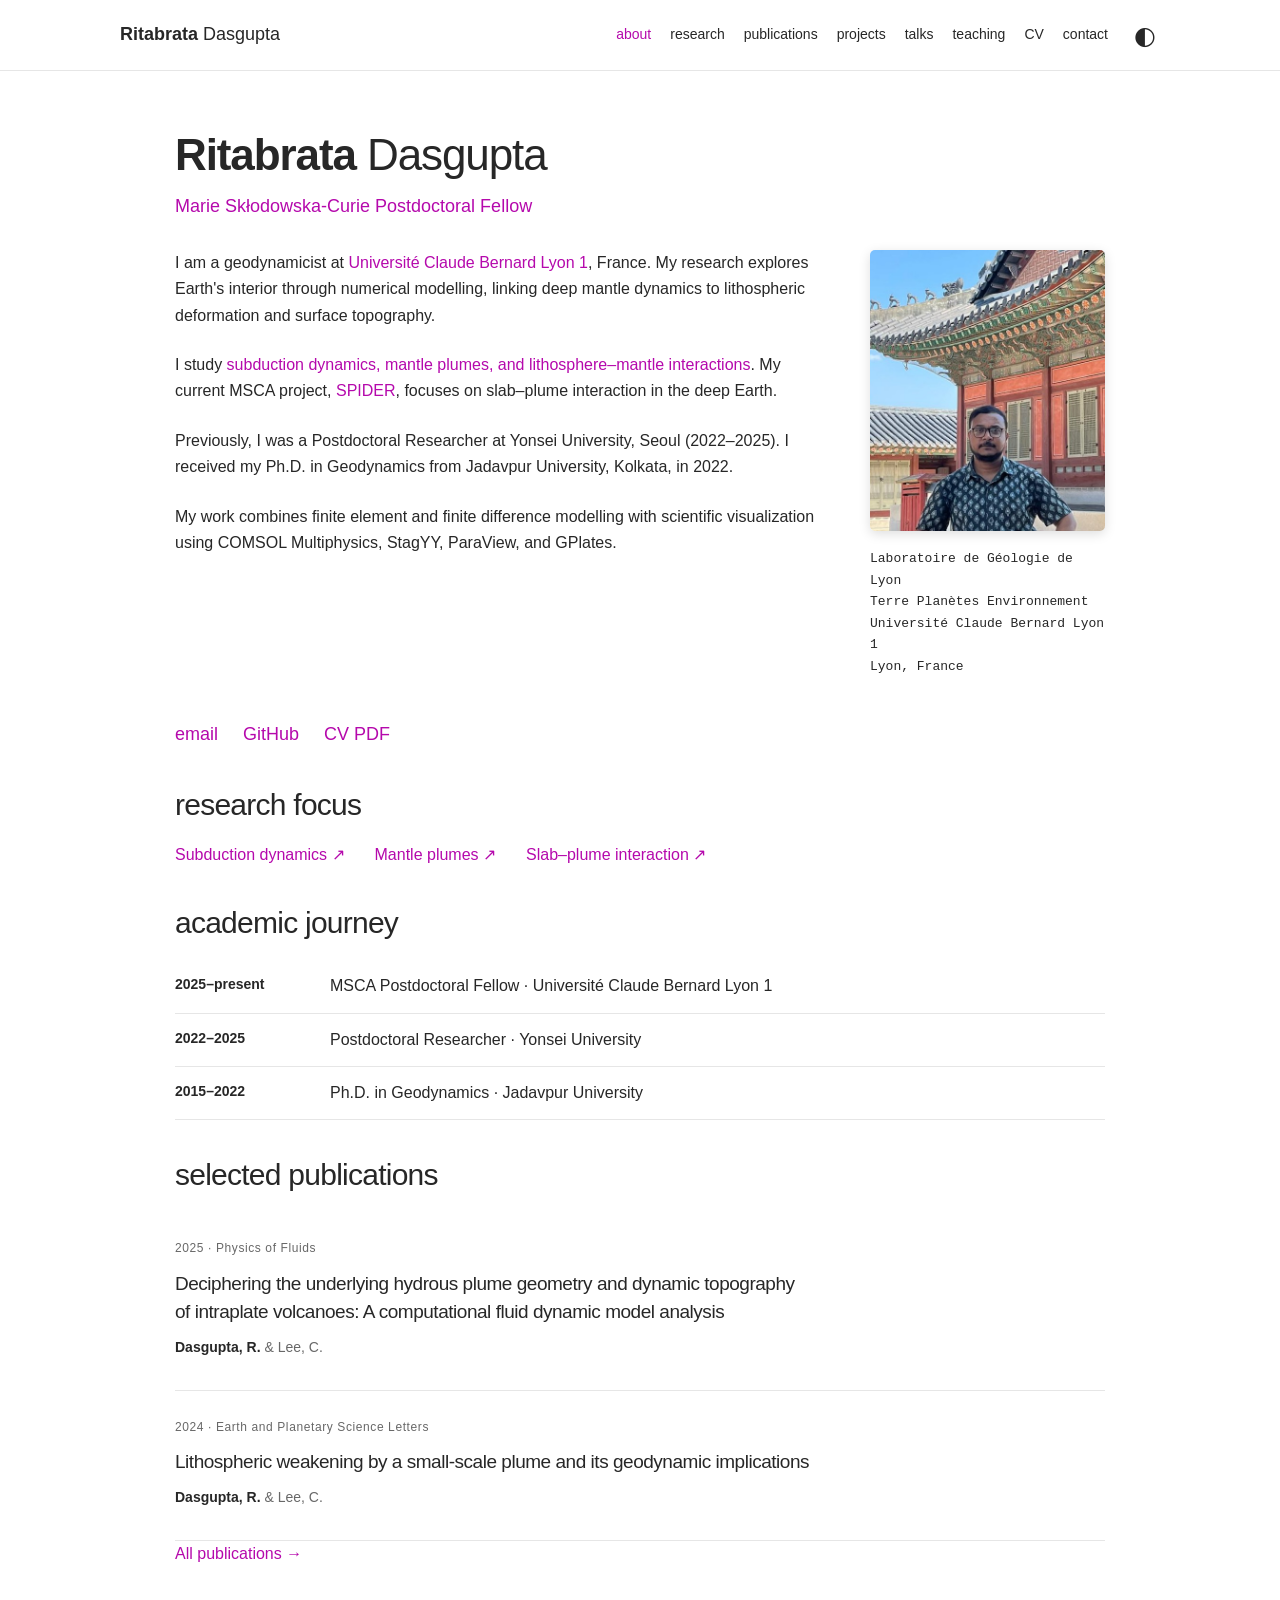
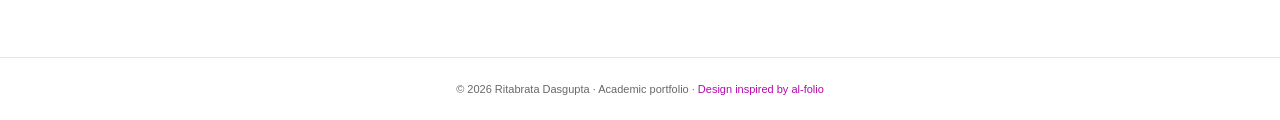
<file: index.html>
<!doctype html>
<html lang="en">
  <head>
    <meta charset="utf-8" />
    <meta name="viewport" content="width=device-width,initial-scale=1" />
    <meta
      name="description"
      content="Ritabrata Dasgupta — Geodynamics and Solid Earth Geophysics"
    />
    <title>About | Ritabrata Dasgupta</title>
    <link rel="stylesheet" href="style.css?v=autofit-2" />
    <script>
      try {
        if (localStorage.getItem("rd-theme") === "dark")
          document.documentElement.dataset.theme = "dark";
      } catch (e) {}
    </script>
  </head>
  <body>
    <a href="#main" class="skip-link">Skip to content</a>
    <header>
      <div class="nav-wrap">
        <a class="brand" href="index.html"
          ><strong>Ritabrata</strong> Dasgupta</a
        ><button
          class="menu"
          aria-expanded="false"
          aria-controls="nav"
          aria-label="Toggle navigation"
        >
          ☰
        </button>
        <nav id="nav">
          <a href="index.html" aria-current="page" class="active">about</a
          ><a href="research.html">research</a
          ><a href="publications.html">publications</a
          ><a href="projects.html">projects</a
          ><a href="presentations.html">talks</a
          ><a href="teaching.html">teaching</a><a href="cv.html">CV</a
          ><a href="contact.html">contact</a>
        </nav>
        <button
          id="theme-toggle"
          aria-label="Toggle dark mode"
          aria-pressed="false"
        >
          ◐
        </button>
      </div>
    </header>
    <main id="main">
      <h1><strong>Ritabrata</strong> Dasgupta</h1>
      <p class="subtitle">Marie Skłodowska-Curie Postdoctoral Fellow</p>
      <div class="bio-layout">
        <div class="bio">
          <p>
            I am a geodynamicist at
            <a href="contact.html">Université Claude Bernard Lyon 1</a>, France.
            My research explores Earth's interior through numerical modelling,
            linking deep mantle dynamics to lithospheric deformation and surface
            topography.
          </p>
          <p>
            I study
            <a href="research.html"
              >subduction dynamics, mantle plumes, and lithosphere–mantle
              interactions</a
            >. My current MSCA project, <a href="projects.html">SPIDER</a>,
            focuses on slab–plume interaction in the deep Earth.
          </p>
          <p>
            Previously, I was a Postdoctoral Researcher at Yonsei University,
            Seoul (2022–2025). I received my Ph.D. in Geodynamics from Jadavpur
            University, Kolkata, in 2022.
          </p>
          <p>
            My work combines finite element and finite difference modelling with
            scientific visualization using COMSOL Multiphysics, StagYY,
            ParaView, and GPlates.
          </p>
        </div>
        <aside class="profile">
          <img class="profile-photo" src="ritabrata-profile.jpg" alt="Ritabrata Dasgupta" width="494" height="592" fetchpriority="high" />
          <p>
            Laboratoire de Géologie de Lyon<br />Terre Planètes Environnement<br />Université
            Claude Bernard Lyon 1<br />Lyon, France
          </p>
        </aside>
      </div>
      <div class="socials">
        <a href="mailto:ritabrata.dasgupta5@gmail.com">email</a
        ><a href="https://github.com/ritabrata-geodynamics">GitHub</a
        ><a href="Ritabrata_Dasgupta_CV.pdf">CV PDF</a>
      </div>
      <section>
        <h2>research focus</h2>
        <div class="focus-links">
          <a href="subduction.html">Subduction dynamics ↗</a
          ><a href="plume-lithosphere.html">Mantle plumes ↗</a
          ><a href="spider.html">Slab–plume interaction ↗</a>
        </div>
      </section>
      <section>
        <h2>academic journey</h2>
        <div class="journey">
          <p>
            <strong>2025–present</strong
            ><span
              >MSCA Postdoctoral Fellow · Université Claude Bernard Lyon 1</span
            >
          </p>
          <p>
            <strong>2022–2025</strong
            ><span>Postdoctoral Researcher · Yonsei University</span>
          </p>
          <p>
            <strong>2015–2022</strong
            ><span>Ph.D. in Geodynamics · Jadavpur University</span>
          </p>
        </div>
      </section>
      <section>
        <h2>selected publications</h2>
        <article class="publication">
          <span>2025 · Physics of Fluids</span>
          <h3>
            Deciphering the underlying hydrous plume geometry and dynamic
            topography of intraplate volcanoes: A computational fluid dynamic
            model analysis
          </h3>
          <p><strong>Dasgupta, R.</strong> &amp; Lee, C.</p>
        </article>
        <article class="publication">
          <span>2024 · Earth and Planetary Science Letters</span>
          <h3>
            Lithospheric weakening by a small-scale plume and its geodynamic
            implications
          </h3>
          <p><strong>Dasgupta, R.</strong> &amp; Lee, C.</p>
        </article>
        <p><a href="publications.html">All publications →</a></p>
      </section>
    </main>
    <footer>
      © 2026 Ritabrata Dasgupta · Academic portfolio ·
      <a href="https://github.com/alshedivat/al-folio"
        >Design inspired by al-folio</a
      >
    </footer>
    <button class="back-top" aria-label="Back to top" hidden>↑</button>
    <script src="script.js?v=autofit-2"></script>
  </body>
</html>
</file>
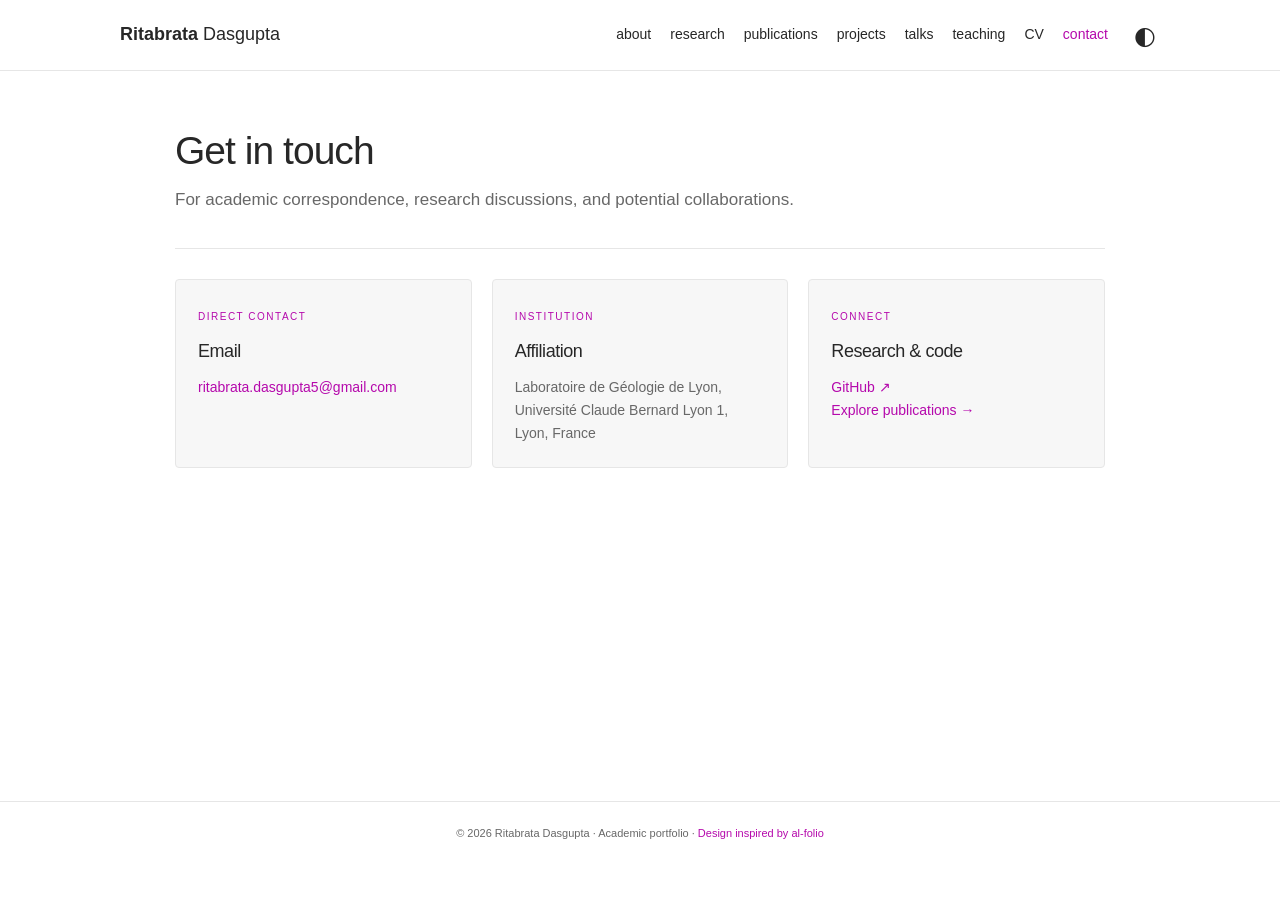
<file: contact.html>
<!doctype html>
<html lang="en">
  <head>
    <meta charset="utf-8" />
    <meta name="viewport" content="width=device-width,initial-scale=1" />
    <meta
      name="description"
      content="Ritabrata Dasgupta — Geodynamics and Solid Earth Geophysics"
    />
    <title>Contact | Ritabrata Dasgupta</title>
    <link rel="stylesheet" href="style.css?v=autofit-2" />
    <script>
      try {
        if (localStorage.getItem("rd-theme") === "dark")
          document.documentElement.dataset.theme = "dark";
      } catch (e) {}
    </script>
  </head>
  <body>
    <a href="#main" class="skip-link">Skip to content</a>
    <header>
      <div class="nav-wrap">
        <a class="brand" href="index.html"
          ><strong>Ritabrata</strong> Dasgupta</a
        ><button
          class="menu"
          aria-expanded="false"
          aria-controls="nav"
          aria-label="Toggle navigation"
        >
          ☰
        </button>
        <nav id="nav">
          <a href="index.html">about</a><a href="research.html">research</a
          ><a href="publications.html">publications</a
          ><a href="projects.html">projects</a
          ><a href="presentations.html">talks</a
          ><a href="teaching.html">teaching</a><a href="cv.html">CV</a
          ><a href="contact.html" aria-current="page" class="active">contact</a>
        </nav>
        <button
          id="theme-toggle"
          aria-label="Toggle dark mode"
          aria-pressed="false"
        >
          ◐
        </button>
      </div>
    </header>
    <main id="main">
      <section class="page-hero shell">
        <span class="eyebrow">CONTACT</span>
        <h1>Get in touch</h1>
        <p class="lede">
          For academic correspondence, research discussions, and potential
          collaborations.
        </p>
      </section>
      <section class="shell section">
        <div class="cards">
          <article class="card">
            <span class="eyebrow">DIRECT CONTACT</span>
            <h3>Email</h3>
            <p>
              <a href="mailto:ritabrata.dasgupta5@gmail.com"
                >ritabrata.dasgupta5@gmail.com</a
              >
            </p>
          </article>
          <article class="card">
            <span class="eyebrow">INSTITUTION</span>
            <h3>Affiliation</h3>
            <p>
              Laboratoire de Géologie de Lyon, Université Claude Bernard Lyon 1,
              Lyon, France
            </p>
          </article>
          <article class="card">
            <span class="eyebrow">CONNECT</span>
            <h3>Research &amp; code</h3>
            <p>
              <a
                href="https://github.com/ritabrata-geodynamics"
                target="_blank"
                rel="noopener noreferrer"
                >GitHub ↗</a
              >
            </p>
            <p><a href="publications.html">Explore publications →</a></p>
          </article>
        </div>
      </section>
    </main>
    <footer>
      © 2026 Ritabrata Dasgupta · Academic portfolio ·
      <a href="https://github.com/alshedivat/al-folio"
        >Design inspired by al-folio</a
      >
    </footer>
    <button class="back-top" aria-label="Back to top" hidden>↑</button>
    <script src="script.js?v=autofit-2"></script>
  </body>
</html>
</file>
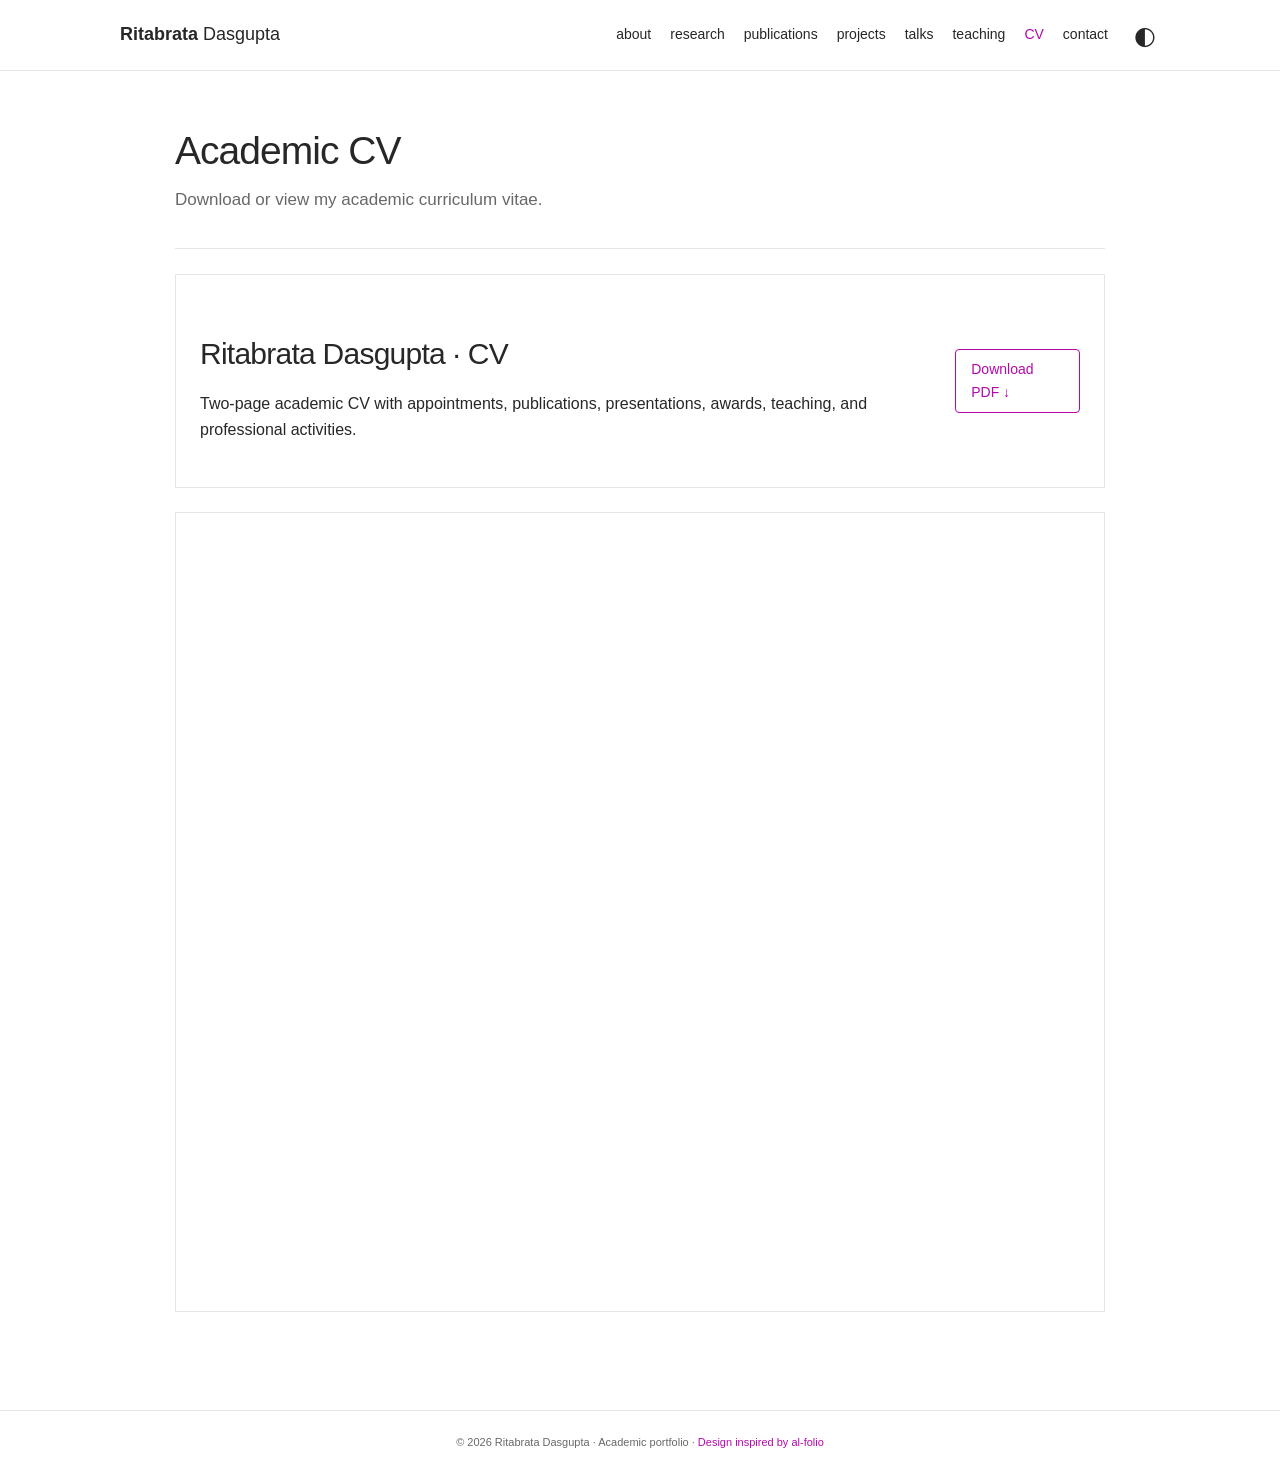
<file: cv.html>
<!doctype html>
<html lang="en">
  <head>
    <meta charset="utf-8" />
    <meta name="viewport" content="width=device-width,initial-scale=1" />
    <meta
      name="description"
      content="Ritabrata Dasgupta — Geodynamics and Solid Earth Geophysics"
    />
    <title>Cv | Ritabrata Dasgupta</title>
    <link rel="stylesheet" href="style.css?v=autofit-2" />
    <script>
      try {
        if (localStorage.getItem("rd-theme") === "dark")
          document.documentElement.dataset.theme = "dark";
      } catch (e) {}
    </script>
  </head>
  <body>
    <a href="#main" class="skip-link">Skip to content</a>
    <header>
      <div class="nav-wrap">
        <a class="brand" href="index.html"
          ><strong>Ritabrata</strong> Dasgupta</a
        ><button
          class="menu"
          aria-expanded="false"
          aria-controls="nav"
          aria-label="Toggle navigation"
        >
          ☰
        </button>
        <nav id="nav">
          <a href="index.html">about</a><a href="research.html">research</a
          ><a href="publications.html">publications</a
          ><a href="projects.html">projects</a
          ><a href="presentations.html">talks</a
          ><a href="teaching.html">teaching</a
          ><a href="cv.html" aria-current="page" class="active">CV</a
          ><a href="contact.html">contact</a>
        </nav>
        <button
          id="theme-toggle"
          aria-label="Toggle dark mode"
          aria-pressed="false"
        >
          ◐
        </button>
      </div>
    </header>
    <main id="main">
      <section class="page-hero shell">
        <span class="eyebrow">CURRICULUM VITAE</span>
        <h1>Academic CV</h1>
        <p class="lede">Download or view my academic curriculum vitae.</p>
      </section>
      <section class="shell section">
        <div class="cvbox">
          <div>
            <h2>Ritabrata Dasgupta · CV</h2>
            <p>
              Two-page academic CV with appointments, publications,
              presentations, awards, teaching, and professional activities.
            </p>
          </div>
          <a class="btn" href="Ritabrata_Dasgupta_CV.pdf" download
            >Download PDF ↓</a
          >
        </div>
        <iframe
          class="pdf"
          src="Ritabrata_Dasgupta_CV.pdf"
          title="Academic CV PDF"
        ></iframe>
      </section>
    </main>
    <footer>
      © 2026 Ritabrata Dasgupta · Academic portfolio ·
      <a href="https://github.com/alshedivat/al-folio"
        >Design inspired by al-folio</a
      >
    </footer>
    <button class="back-top" aria-label="Back to top" hidden>↑</button>
    <script src="script.js?v=autofit-2"></script>
  </body>
</html>
</file>
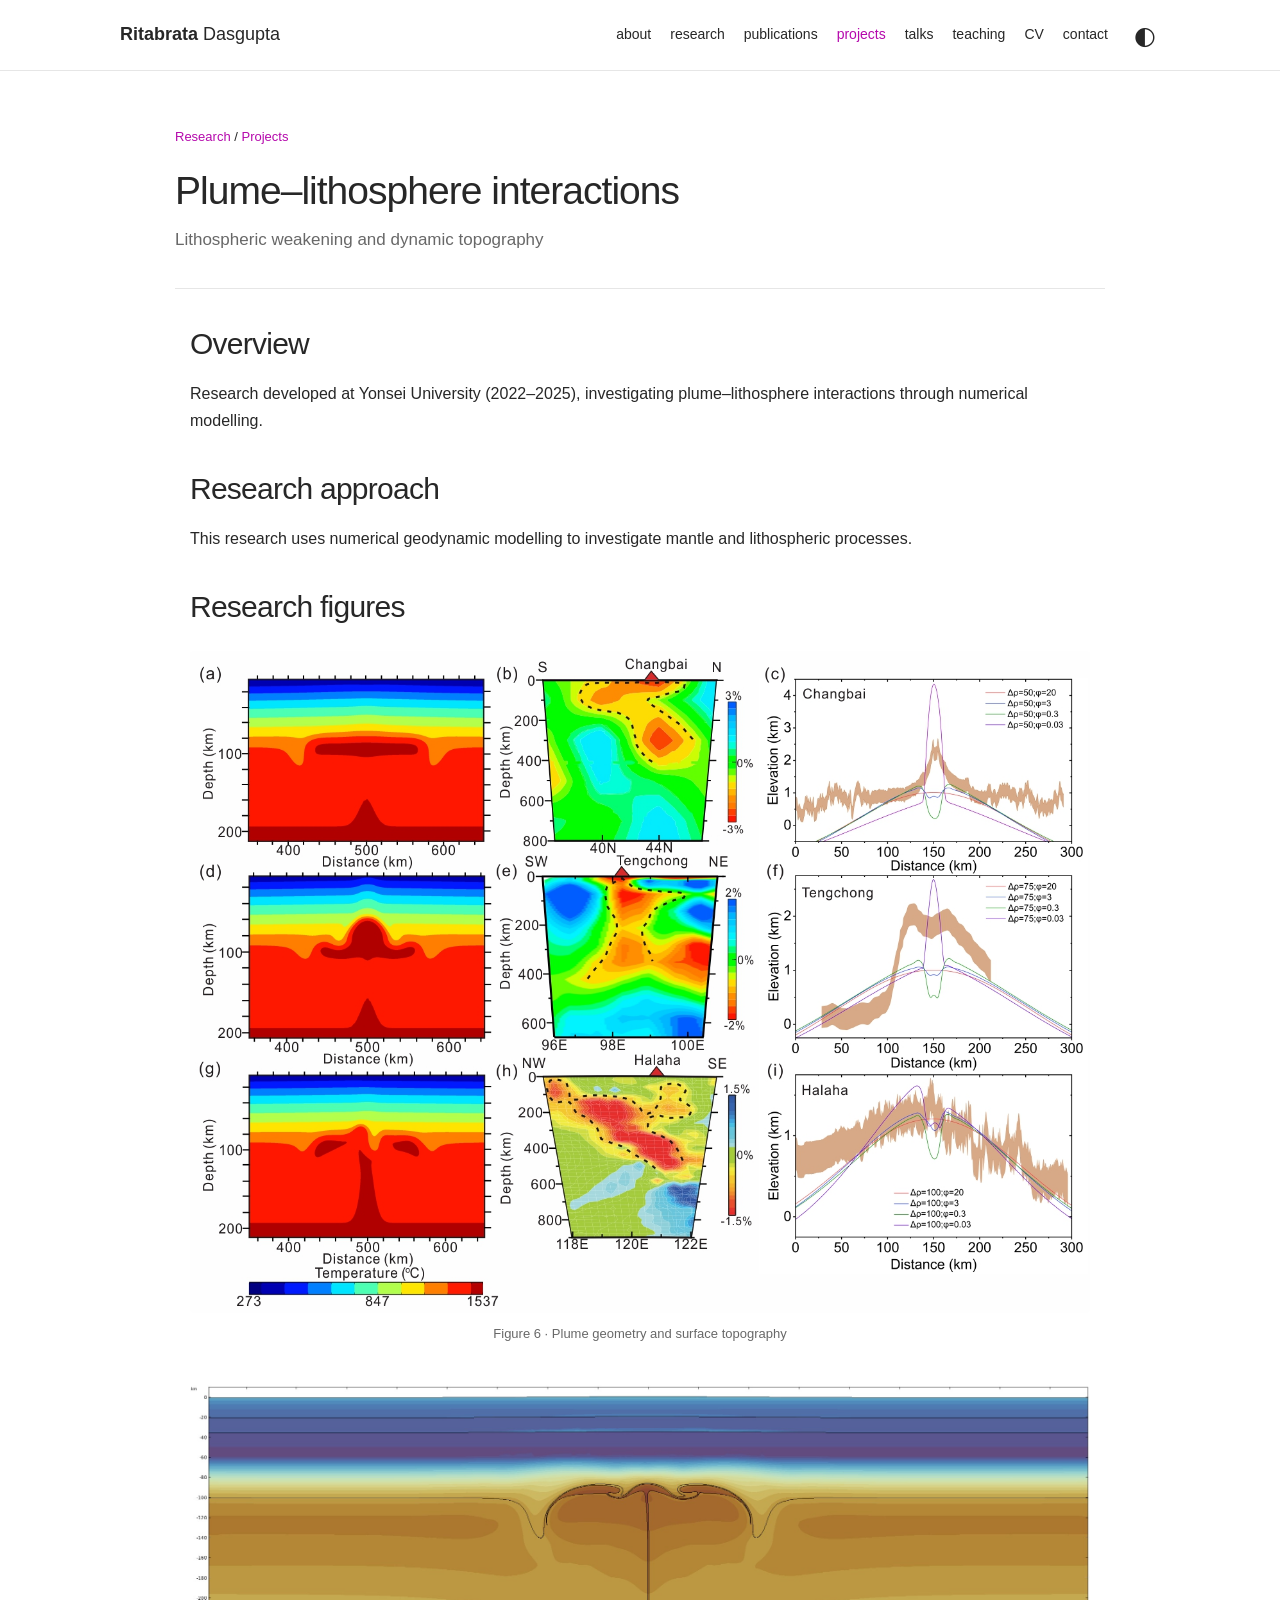
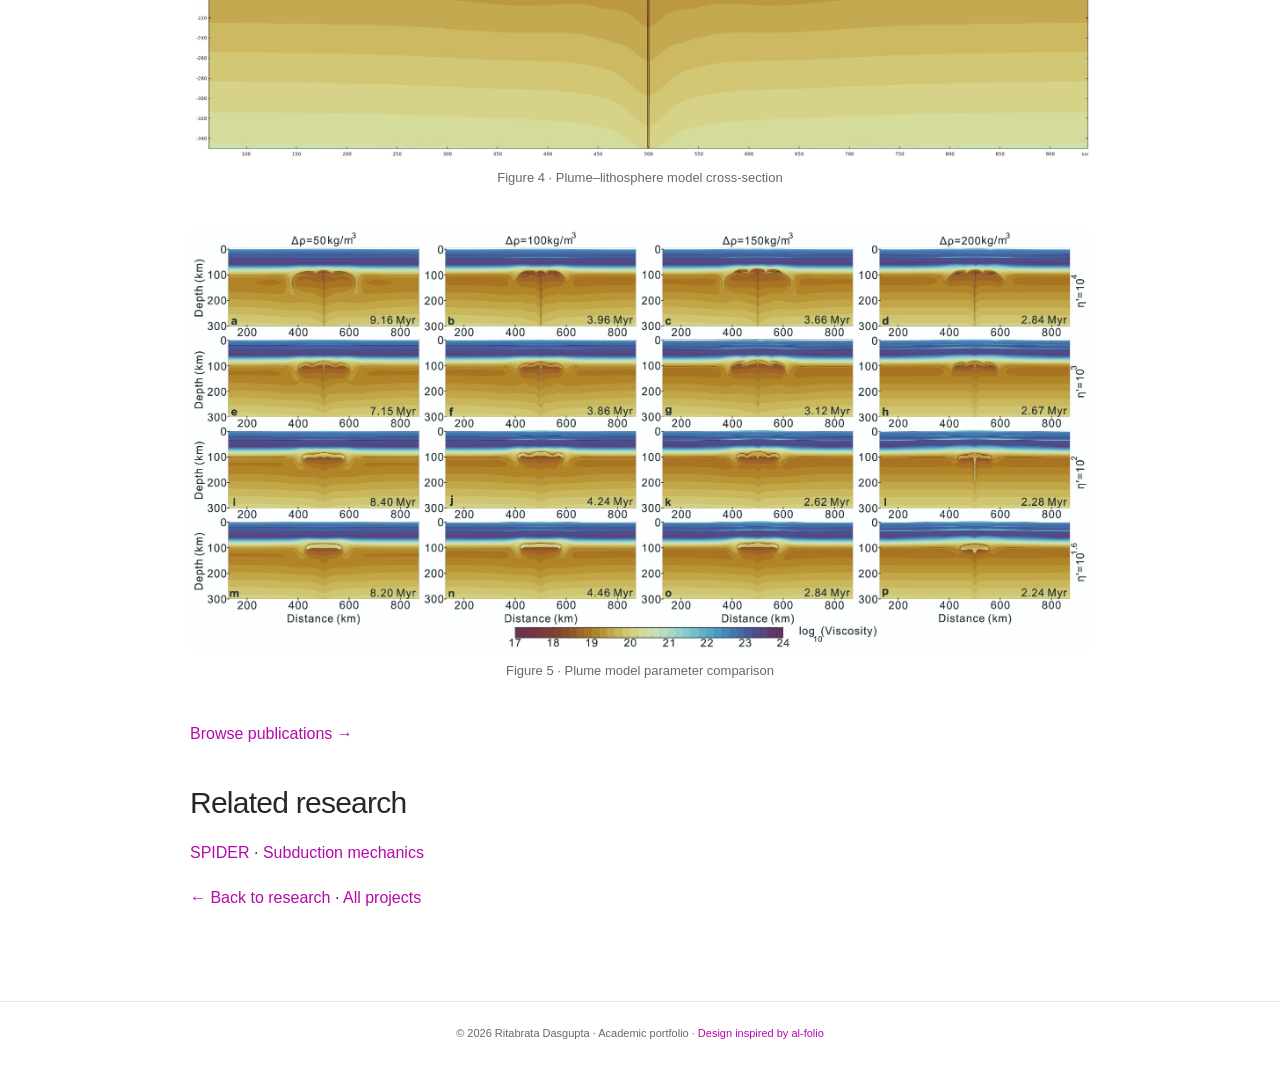
<file: plume-lithosphere.html>
<!doctype html>
<html lang="en">
  <head>
    <meta charset="utf-8" />
    <meta name="viewport" content="width=device-width,initial-scale=1" />
    <meta
      name="description"
      content="Ritabrata Dasgupta — Geodynamics and Solid Earth Geophysics"
    />
    <title>Plume–lithosphere interactions | Ritabrata Dasgupta</title>
    <link rel="stylesheet" href="style.css?v=autofit-2" />
    <script>
      try {
        if (localStorage.getItem("rd-theme") === "dark")
          document.documentElement.dataset.theme = "dark";
      } catch (e) {}
    </script>
  </head>
  <body>
    <a href="#main" class="skip-link">Skip to content</a>
    <header>
      <div class="nav-wrap">
        <a class="brand" href="index.html"
          ><strong>Ritabrata</strong> Dasgupta</a
        ><button
          class="menu"
          aria-expanded="false"
          aria-controls="nav"
          aria-label="Toggle navigation"
        >
          ☰
        </button>
        <nav id="nav">
          <a href="index.html">about</a><a href="research.html">research</a
          ><a href="publications.html">publications</a
          ><a href="projects.html" aria-current="page" class="active"
            >projects</a
          ><a href="presentations.html">talks</a
          ><a href="teaching.html">teaching</a><a href="cv.html">CV</a
          ><a href="contact.html">contact</a>
        </nav>
        <button
          id="theme-toggle"
          aria-label="Toggle dark mode"
          aria-pressed="false"
        >
          ◐
        </button>
      </div>
    </header>
    <main id="main"><p class="breadcrumbs"><a href="research.html">Research</a> / <a href="projects.html">Projects</a></p><section class="page-hero"><h1>Plume–lithosphere interactions</h1><p class="lede">Lithospheric weakening and dynamic topography</p></section><article class="project-content"><h2>Overview</h2><!-- EDIT OVERVIEW: replace the paragraph below with your project description. --><p>Research developed at Yonsei University (2022–2025), investigating plume–lithosphere interactions through numerical modelling.</p><h2>Research approach</h2><!-- EDIT METHODS: add model setup, equations, datasets, and methods here. --><p>This research uses numerical geodynamic modelling to investigate mantle and lithospheric processes.</p><!-- ADD RESULTS: insert <h2>Key findings</h2> and your results here. --><h2>Research figures</h2><figure class="project-figure"><a href="research-6.jpg" target="_blank" rel="noopener"><img src="research-6.jpg" alt="Plume geometry and surface topography" loading="lazy"/></a><figcaption>Figure 6 · Plume geometry and surface topography</figcaption></figure><figure class="project-figure"><a href="research-4.jpg" target="_blank" rel="noopener"><img src="research-4.jpg" alt="Plume–lithosphere model cross-section" loading="lazy"/></a><figcaption>Figure 4 · Plume–lithosphere model cross-section</figcaption></figure><figure class="project-figure"><a href="research-5.jpg" target="_blank" rel="noopener"><img src="research-5.jpg" alt="Plume model parameter comparison" loading="lazy"/></a><figcaption>Figure 5 · Plume model parameter comparison</figcaption></figure><!-- ADD PUBLICATIONS: insert specific DOI links and paper titles here. --><p><a href="publications.html">Browse publications →</a></p><h2>Related research</h2><p><a href="spider.html">SPIDER</a> · <a href="subduction.html">Subduction mechanics</a></p><p><a href="research.html">← Back to research</a> · <a href="projects.html">All projects</a></p></article></main>
    <footer>
      © 2026 Ritabrata Dasgupta · Academic portfolio ·
      <a href="https://github.com/alshedivat/al-folio"
        >Design inspired by al-folio</a
      >
    </footer>
    <button class="back-top" aria-label="Back to top" hidden>↑</button>
    <script src="script.js?v=autofit-2"></script>
  </body>
</html>
</file>
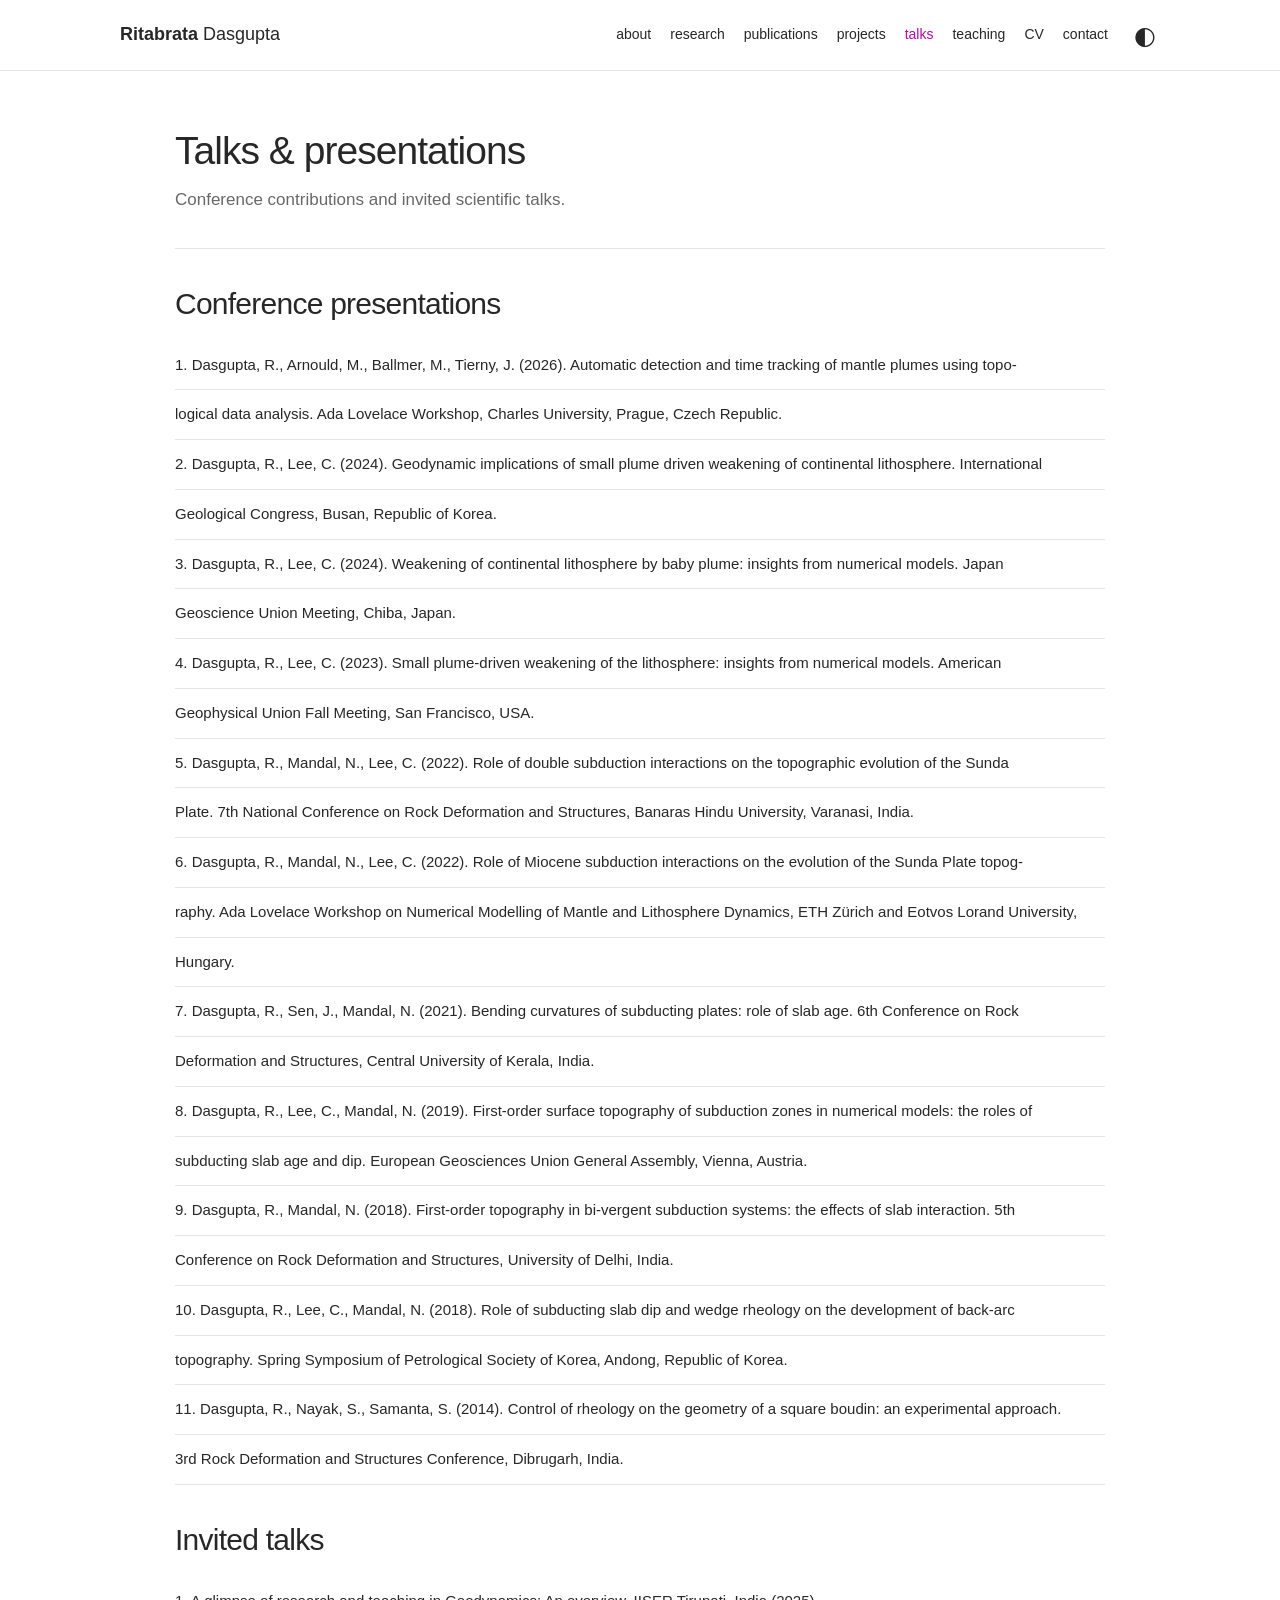
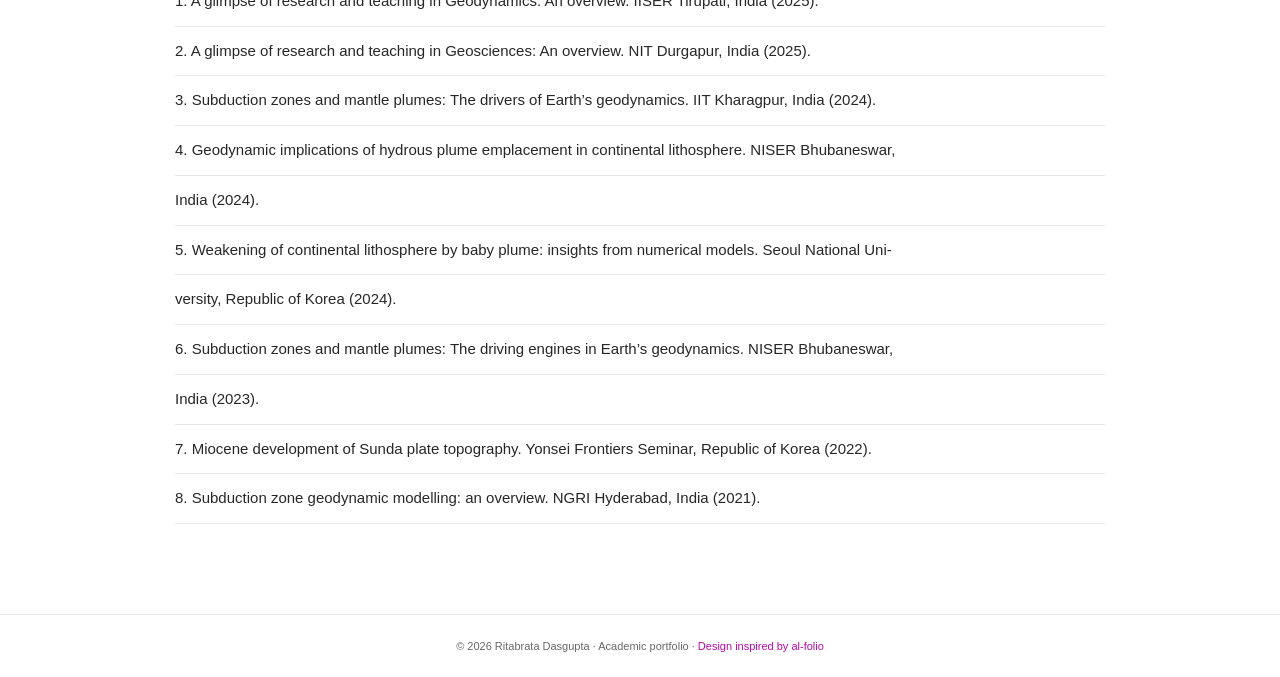
<file: presentations.html>
<!doctype html>
<html lang="en">
  <head>
    <meta charset="utf-8" />
    <meta name="viewport" content="width=device-width,initial-scale=1" />
    <meta
      name="description"
      content="Ritabrata Dasgupta — Geodynamics and Solid Earth Geophysics"
    />
    <title>Talks | Ritabrata Dasgupta</title>
    <link rel="stylesheet" href="style.css?v=autofit-2" />
    <script>
      try {
        if (localStorage.getItem("rd-theme") === "dark")
          document.documentElement.dataset.theme = "dark";
      } catch (e) {}
    </script>
  </head>
  <body>
    <a href="#main" class="skip-link">Skip to content</a>
    <header>
      <div class="nav-wrap">
        <a class="brand" href="index.html"
          ><strong>Ritabrata</strong> Dasgupta</a
        ><button
          class="menu"
          aria-expanded="false"
          aria-controls="nav"
          aria-label="Toggle navigation"
        >
          ☰
        </button>
        <nav id="nav">
          <a href="index.html">about</a><a href="research.html">research</a
          ><a href="publications.html">publications</a
          ><a href="projects.html">projects</a
          ><a href="presentations.html" aria-current="page" class="active"
            >talks</a
          ><a href="teaching.html">teaching</a><a href="cv.html">CV</a
          ><a href="contact.html">contact</a>
        </nav>
        <button
          id="theme-toggle"
          aria-label="Toggle dark mode"
          aria-pressed="false"
        >
          ◐
        </button>
      </div>
    </header>
    <main id="main">
      <section class="page-hero shell">
        <span class="eyebrow">ACADEMIC EXCHANGE</span>
        <h1>Talks & presentations</h1>
        <p class="lede">
          Conference contributions and invited scientific talks.
        </p>
      </section>
      <section class="shell section">
        <h2>Conference presentations</h2>
        <div class="source-list">
          <p>
            1. Dasgupta, R., Arnould, M., Ballmer, M., Tierny, J. (2026).
            Automatic detection and time tracking of mantle plumes using topo-
          </p>
          <p>
            logical data analysis. Ada Lovelace Workshop, Charles University,
            Prague, Czech Republic.
          </p>
          <p>
            2. Dasgupta, R., Lee, C. (2024). Geodynamic implications of small
            plume driven weakening of continental lithosphere. International
          </p>
          <p>Geological Congress, Busan, Republic of Korea.</p>
          <p>
            3. Dasgupta, R., Lee, C. (2024). Weakening of continental
            lithosphere by baby plume: insights from numerical models. Japan
          </p>
          <p>Geoscience Union Meeting, Chiba, Japan.</p>
          <p>
            4. Dasgupta, R., Lee, C. (2023). Small plume-driven weakening of the
            lithosphere: insights from numerical models. American
          </p>
          <p>Geophysical Union Fall Meeting, San Francisco, USA.</p>
          <p>
            5. Dasgupta, R., Mandal, N., Lee, C. (2022). Role of double
            subduction interactions on the topographic evolution of the Sunda
          </p>
          <p>
            Plate. 7th National Conference on Rock Deformation and Structures,
            Banaras Hindu University, Varanasi, India.
          </p>
          <p>
            6. Dasgupta, R., Mandal, N., Lee, C. (2022). Role of Miocene
            subduction interactions on the evolution of the Sunda Plate topog-
          </p>
          <p>
            raphy. Ada Lovelace Workshop on Numerical Modelling of Mantle and
            Lithosphere Dynamics, ETH Zürich and Eotvos Lorand University,
          </p>
          <p>Hungary.</p>
          <p>
            7. Dasgupta, R., Sen, J., Mandal, N. (2021). Bending curvatures of
            subducting plates: role of slab age. 6th Conference on Rock
          </p>
          <p>
            Deformation and Structures, Central University of Kerala, India.
          </p>
          <p>
            8. Dasgupta, R., Lee, C., Mandal, N. (2019). First-order surface
            topography of subduction zones in numerical models: the roles of
          </p>
          <p>
            subducting slab age and dip. European Geosciences Union General
            Assembly, Vienna, Austria.
          </p>
          <p>
            9. Dasgupta, R., Mandal, N. (2018). First-order topography in
            bi-vergent subduction systems: the effects of slab interaction. 5th
          </p>
          <p>
            Conference on Rock Deformation and Structures, University of Delhi,
            India.
          </p>
          <p>
            10. Dasgupta, R., Lee, C., Mandal, N. (2018). Role of subducting
            slab dip and wedge rheology on the development of back-arc
          </p>
          <p>
            topography. Spring Symposium of Petrological Society of Korea,
            Andong, Republic of Korea.
          </p>
          <p>
            11. Dasgupta, R., Nayak, S., Samanta, S. (2014). Control of rheology
            on the geometry of a square boudin: an experimental approach.
          </p>
          <p>
            3rd Rock Deformation and Structures Conference, Dibrugarh, India.
          </p>
        </div>
        <h2>Invited talks</h2>
        <div class="source-list">
          <p>
            1. A glimpse of research and teaching in Geodynamics: An overview.
            IISER Tirupati, India (2025).
          </p>
          <p>
            2. A glimpse of research and teaching in Geosciences: An overview.
            NIT Durgapur, India (2025).
          </p>
          <p>
            3. Subduction zones and mantle plumes: The drivers of Earth’s
            geodynamics. IIT Kharagpur, India (2024).
          </p>
          <p>
            4. Geodynamic implications of hydrous plume emplacement in
            continental lithosphere. NISER Bhubaneswar,
          </p>
          <p>India (2024).</p>
          <p>
            5. Weakening of continental lithosphere by baby plume: insights from
            numerical models. Seoul National Uni-
          </p>
          <p>versity, Republic of Korea (2024).</p>
          <p>
            6. Subduction zones and mantle plumes: The driving engines in
            Earth’s geodynamics. NISER Bhubaneswar,
          </p>
          <p>India (2023).</p>
          <p>
            7. Miocene development of Sunda plate topography. Yonsei Frontiers
            Seminar, Republic of Korea (2022).
          </p>
          <p>
            8. Subduction zone geodynamic modelling: an overview. NGRI
            Hyderabad, India (2021).
          </p>
        </div>
      </section>
    </main>
    <footer>
      © 2026 Ritabrata Dasgupta · Academic portfolio ·
      <a href="https://github.com/alshedivat/al-folio"
        >Design inspired by al-folio</a
      >
    </footer>
    <button class="back-top" aria-label="Back to top" hidden>↑</button>
    <script src="script.js?v=autofit-2"></script>
  </body>
</html>
</file>
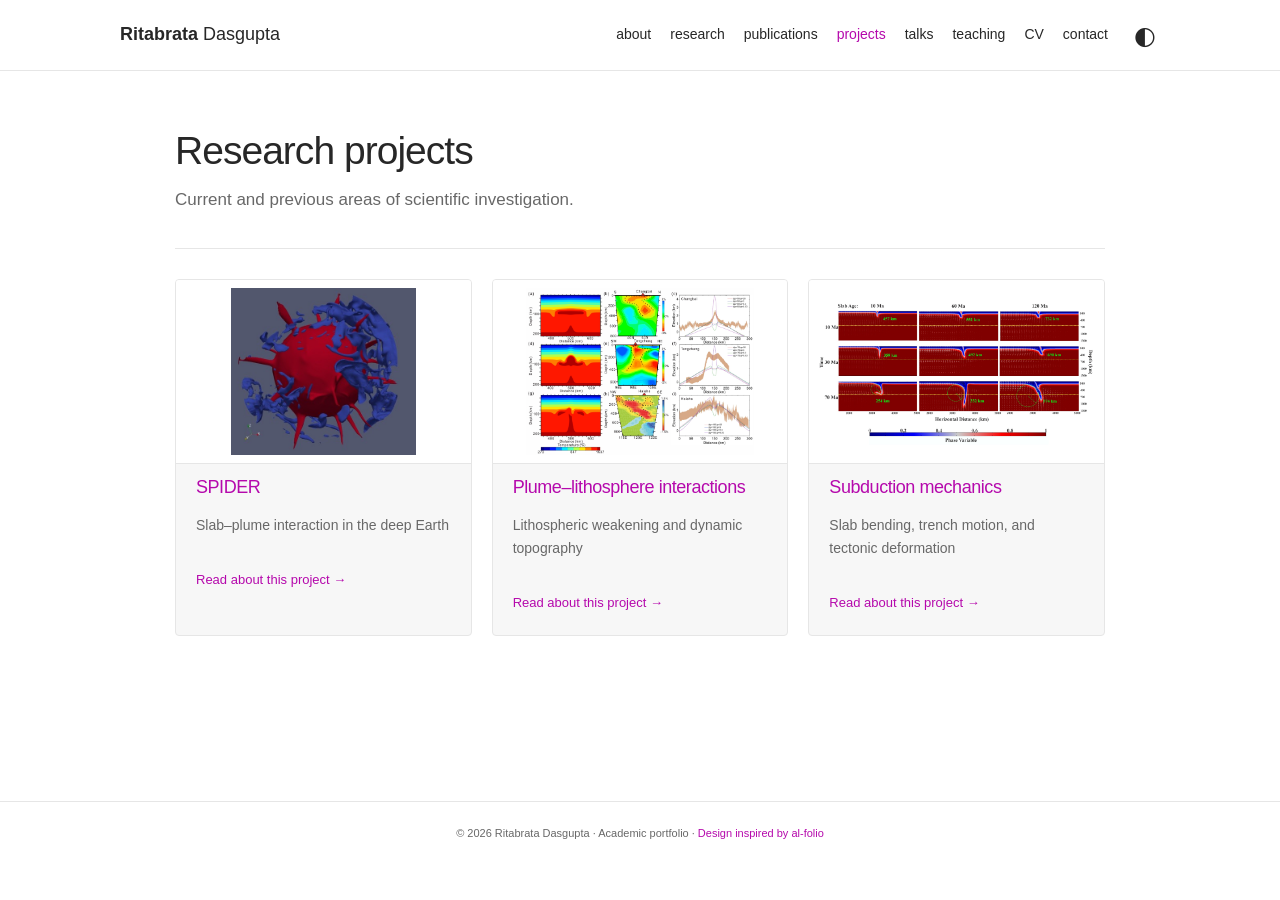
<file: projects.html>
<!doctype html>
<html lang="en">
  <head>
    <meta charset="utf-8" />
    <meta name="viewport" content="width=device-width,initial-scale=1" />
    <meta
      name="description"
      content="Ritabrata Dasgupta — Geodynamics and Solid Earth Geophysics"
    />
    <title>Projects | Ritabrata Dasgupta</title>
    <link rel="stylesheet" href="style.css?v=autofit-2" />
    <script>
      try {
        if (localStorage.getItem("rd-theme") === "dark")
          document.documentElement.dataset.theme = "dark";
      } catch (e) {}
    </script>
  </head>
  <body>
    <a href="#main" class="skip-link">Skip to content</a>
    <header>
      <div class="nav-wrap">
        <a class="brand" href="index.html"
          ><strong>Ritabrata</strong> Dasgupta</a
        ><button
          class="menu"
          aria-expanded="false"
          aria-controls="nav"
          aria-label="Toggle navigation"
        >
          ☰
        </button>
        <nav id="nav">
          <a href="index.html">about</a><a href="research.html">research</a
          ><a href="publications.html">publications</a
          ><a href="projects.html" aria-current="page" class="active"
            >projects</a
          ><a href="presentations.html">talks</a
          ><a href="teaching.html">teaching</a><a href="cv.html">CV</a
          ><a href="contact.html">contact</a>
        </nav>
        <button
          id="theme-toggle"
          aria-label="Toggle dark mode"
          aria-pressed="false"
        >
          ◐
        </button>
      </div>
    </header>
    <main id="main">
      <section class="page-hero shell">
        <span class="eyebrow">PROJECTS</span>
        <h1>Research projects</h1>
        <p class="lede">
          Current and previous areas of scientific investigation.
        </p>
      </section>
      <section class="shell section">
        <div class="cards"><article class="card project-card"><a href="spider.html"><img class="project-cover" src="research-1.jpg" alt="Spherical mantle visualization" loading="lazy"/><h3>SPIDER</h3></a><p>Slab–plume interaction in the deep Earth</p><p><a class="text-link" href="spider.html">Read about this project →</a></p></article><article class="card project-card"><a href="plume-lithosphere.html"><img class="project-cover" src="research-6.jpg" alt="Plume geometry and surface topography" loading="lazy"/><h3>Plume–lithosphere interactions</h3></a><p>Lithospheric weakening and dynamic topography</p><p><a class="text-link" href="plume-lithosphere.html">Read about this project →</a></p></article><article class="card project-card"><a href="subduction.html"><img class="project-cover" src="research-8.jpg" alt="Slab age and subduction evolution" loading="lazy"/><h3>Subduction mechanics</h3></a><p>Slab bending, trench motion, and tectonic deformation</p><p><a class="text-link" href="subduction.html">Read about this project →</a></p></article></div>
      </section>
    </main>
    <footer>
      © 2026 Ritabrata Dasgupta · Academic portfolio ·
      <a href="https://github.com/alshedivat/al-folio"
        >Design inspired by al-folio</a
      >
    </footer>
    <button class="back-top" aria-label="Back to top" hidden>↑</button>
    <script src="script.js?v=autofit-2"></script>
  </body>
</html>
</file>
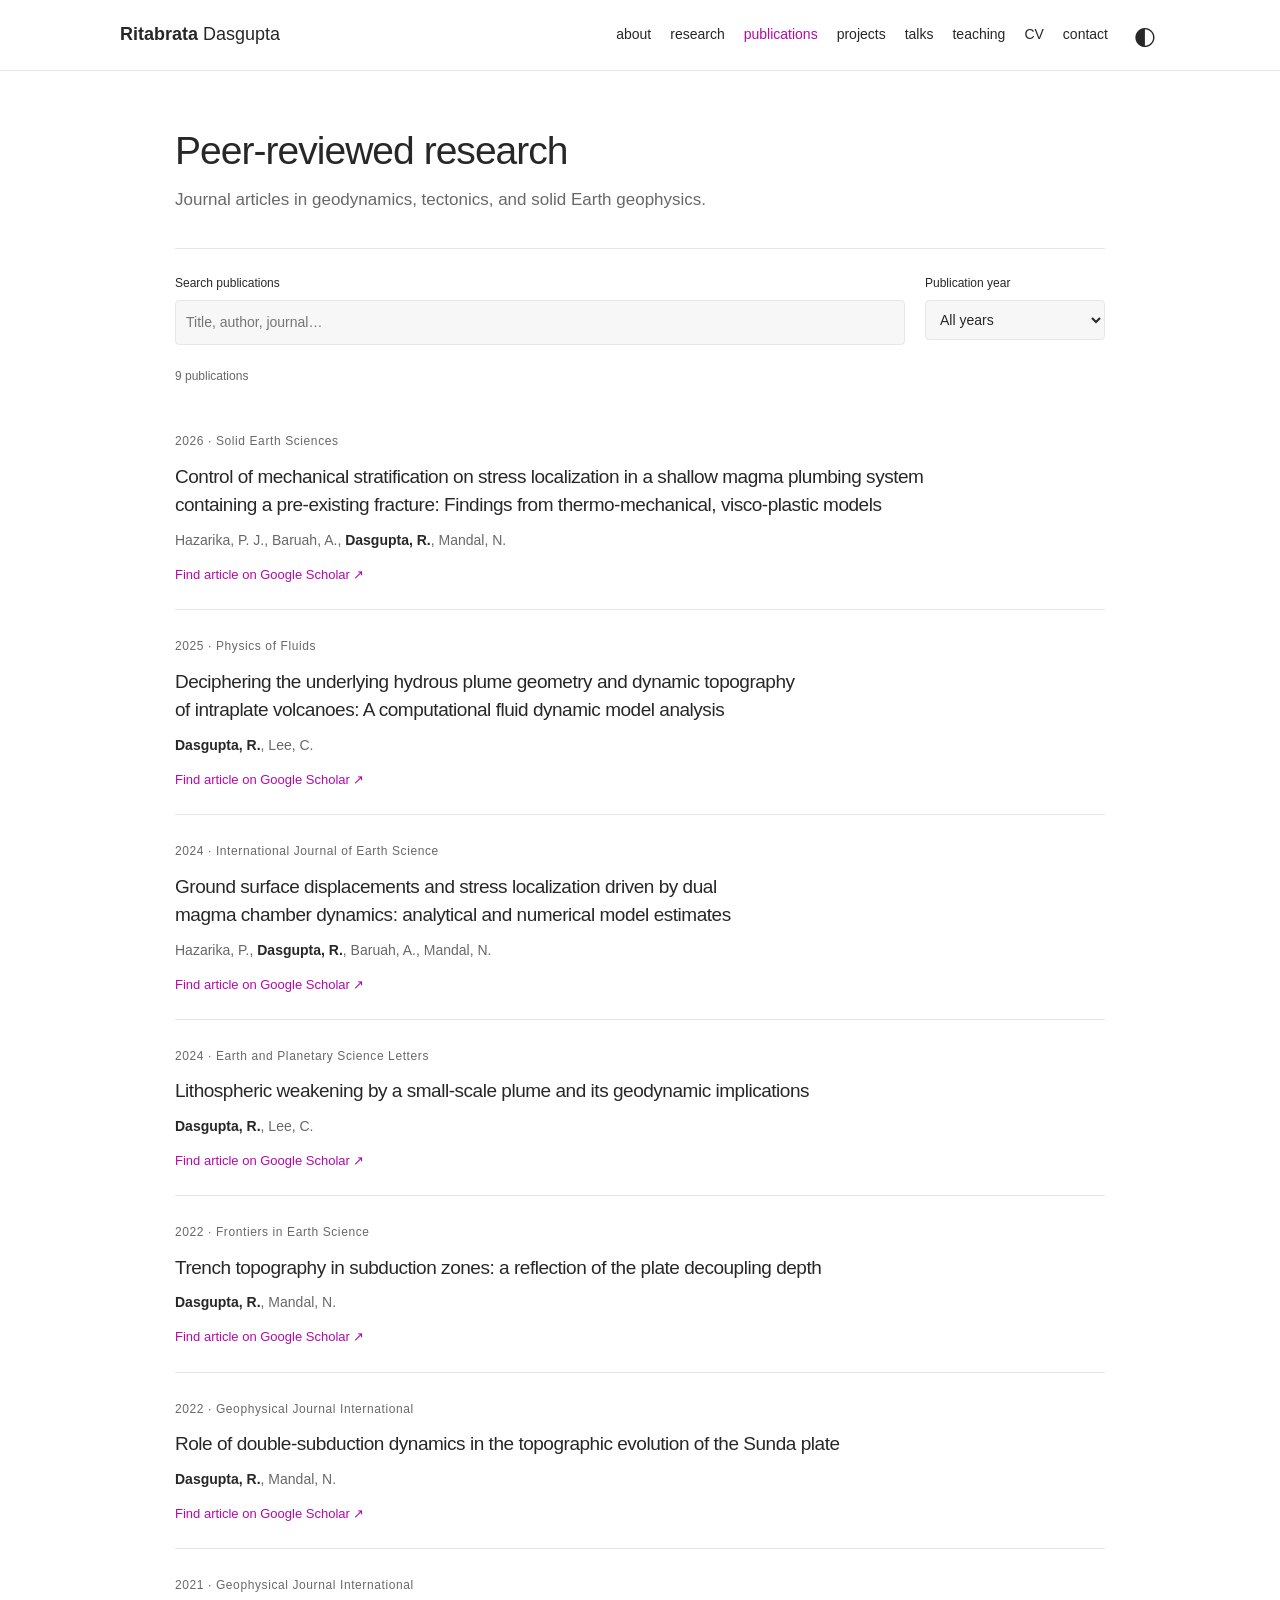
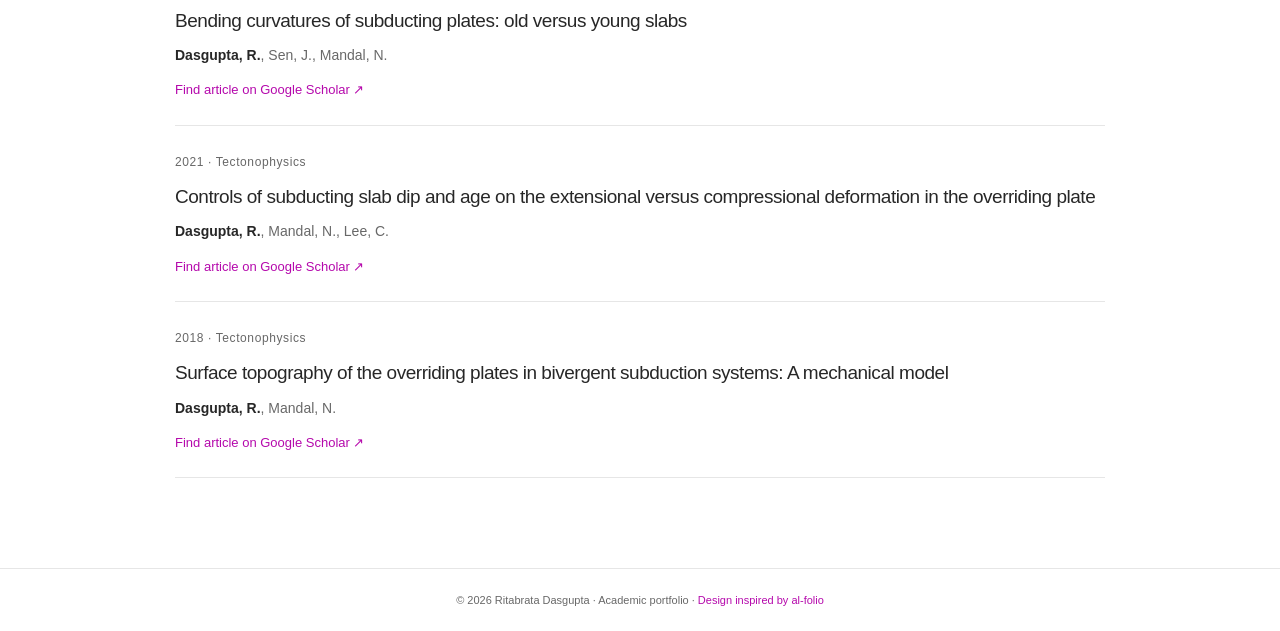
<file: publications.html>
<!doctype html>
<html lang="en">
  <head>
    <meta charset="utf-8" />
    <meta name="viewport" content="width=device-width,initial-scale=1" />
    <meta
      name="description"
      content="Ritabrata Dasgupta — Geodynamics and Solid Earth Geophysics"
    />
    <title>Publications | Ritabrata Dasgupta</title>
    <link rel="stylesheet" href="style.css?v=autofit-2" />
    <script>
      try {
        if (localStorage.getItem("rd-theme") === "dark")
          document.documentElement.dataset.theme = "dark";
      } catch (e) {}
    </script>
  </head>
  <body>
    <a href="#main" class="skip-link">Skip to content</a>
    <header>
      <div class="nav-wrap">
        <a class="brand" href="index.html"
          ><strong>Ritabrata</strong> Dasgupta</a
        ><button
          class="menu"
          aria-expanded="false"
          aria-controls="nav"
          aria-label="Toggle navigation"
        >
          ☰
        </button>
        <nav id="nav">
          <a href="index.html">about</a><a href="research.html">research</a
          ><a href="publications.html" aria-current="page" class="active"
            >publications</a
          ><a href="projects.html">projects</a
          ><a href="presentations.html">talks</a
          ><a href="teaching.html">teaching</a><a href="cv.html">CV</a
          ><a href="contact.html">contact</a>
        </nav>
        <button
          id="theme-toggle"
          aria-label="Toggle dark mode"
          aria-pressed="false"
        >
          ◐
        </button>
      </div>
    </header>
    <main id="main">
      <section class="page-hero shell">
        <span class="eyebrow">PUBLICATIONS</span>
        <h1>Peer-reviewed research</h1>
        <p class="lede">
          Journal articles in geodynamics, tectonics, and solid Earth
          geophysics.
        </p>
      </section>
      <section class="shell section">
        <div class="publication-tools">
          <div>
            <label for="pub-search">Search publications</label
            ><input
              id="pub-search"
              type="search"
              placeholder="Title, author, journal…"
            />
          </div>
          <div>
            <label for="pub-year">Publication year</label
            ><select id="pub-year">
              <option value="">All years</option>
              <option>2026</option>
              <option>2025</option>
              <option>2024</option>
              <option>2022</option>
              <option>2021</option>
              <option>2018</option>
            </select>
          </div>
        </div>
        <p id="pub-status" role="status" aria-live="polite">9 publications</p>
        <div class="publications">
          <article class="publication" data-year="2026">
            <span>2026 · Solid Earth Sciences</span>
            <h3>
              Control of mechanical stratification on stress localization in a
              shallow magma plumbing system containing a pre-existing fracture:
              Findings from thermo-mechanical, visco-plastic models
            </h3>
            <p>
              Hazarika, P. J., Baruah, A., <strong>Dasgupta, R.</strong>,
              Mandal, N.
            </p>
            <a
              class="text-link"
              href="https://scholar.google.com/scholar?q=Control%20of%20mechanical%20stratification%20on%20stress%20localization%20in%20a%20shallow%20magma%20plumbing%20system%20containing%20a%20pre-existing%20fracture%3A%20Findings%20from%20thermo-mechanical%2C%20visco-plastic%20models"
              target="_blank"
              rel="noopener noreferrer"
              >Find article on Google Scholar ↗</a
            >
          </article>
          <article class="publication" data-year="2025">
            <span>2025 · Physics of Fluids</span>
            <h3>
              Deciphering the underlying hydrous plume geometry and dynamic
              topography of intraplate volcanoes: A computational fluid dynamic
              model analysis
            </h3>
            <p><strong>Dasgupta, R.</strong>, Lee, C.</p>
            <a
              class="text-link"
              href="https://scholar.google.com/scholar?q=Deciphering%20the%20underlying%20hydrous%20plume%20geometry%20and%20dynamic%20topography%20of%20intraplate%20volcanoes%3A%20A%20computational%20fluid%20dynamic%20model%20analysis"
              target="_blank"
              rel="noopener noreferrer"
              >Find article on Google Scholar ↗</a
            >
          </article>
          <article class="publication" data-year="2024">
            <span>2024 · International Journal of Earth Science</span>
            <h3>
              Ground surface displacements and stress localization driven by
              dual magma chamber dynamics: analytical and numerical model
              estimates
            </h3>
            <p>
              Hazarika, P., <strong>Dasgupta, R.</strong>, Baruah, A., Mandal,
              N.
            </p>
            <a
              class="text-link"
              href="https://scholar.google.com/scholar?q=Ground%20surface%20displacements%20and%20stress%20localization%20driven%20by%20dual%20magma%20chamber%20dynamics%3A%20analytical%20and%20numerical%20model%20estimates"
              target="_blank"
              rel="noopener noreferrer"
              >Find article on Google Scholar ↗</a
            >
          </article>
          <article class="publication" data-year="2024">
            <span>2024 · Earth and Planetary Science Letters</span>
            <h3>
              Lithospheric weakening by a small-scale plume and its geodynamic
              implications
            </h3>
            <p><strong>Dasgupta, R.</strong>, Lee, C.</p>
            <a
              class="text-link"
              href="https://scholar.google.com/scholar?q=Lithospheric%20weakening%20by%20a%20small-scale%20plume%20and%20its%20geodynamic%20implications"
              target="_blank"
              rel="noopener noreferrer"
              >Find article on Google Scholar ↗</a
            >
          </article>
          <article class="publication" data-year="2022">
            <span>2022 · Frontiers in Earth Science</span>
            <h3>
              Trench topography in subduction zones: a reflection of the plate
              decoupling depth
            </h3>
            <p><strong>Dasgupta, R.</strong>, Mandal, N.</p>
            <a
              class="text-link"
              href="https://scholar.google.com/scholar?q=Trench%20topography%20in%20subduction%20zones%3A%20a%20reflection%20of%20the%20plate%20decoupling%20depth"
              target="_blank"
              rel="noopener noreferrer"
              >Find article on Google Scholar ↗</a
            >
          </article>
          <article class="publication" data-year="2022">
            <span>2022 · Geophysical Journal International</span>
            <h3>
              Role of double-subduction dynamics in the topographic evolution of
              the Sunda plate
            </h3>
            <p><strong>Dasgupta, R.</strong>, Mandal, N.</p>
            <a
              class="text-link"
              href="https://scholar.google.com/scholar?q=Role%20of%20double-subduction%20dynamics%20in%20the%20topographic%20evolution%20of%20the%20Sunda%20plate"
              target="_blank"
              rel="noopener noreferrer"
              >Find article on Google Scholar ↗</a
            >
          </article>
          <article class="publication" data-year="2021">
            <span>2021 · Geophysical Journal International</span>
            <h3>
              Bending curvatures of subducting plates: old versus young slabs
            </h3>
            <p><strong>Dasgupta, R.</strong>, Sen, J., Mandal, N.</p>
            <a
              class="text-link"
              href="https://scholar.google.com/scholar?q=Bending%20curvatures%20of%20subducting%20plates%3A%20old%20versus%20young%20slabs"
              target="_blank"
              rel="noopener noreferrer"
              >Find article on Google Scholar ↗</a
            >
          </article>
          <article class="publication" data-year="2021">
            <span>2021 · Tectonophysics</span>
            <h3>
              Controls of subducting slab dip and age on the extensional versus
              compressional deformation in the overriding plate
            </h3>
            <p><strong>Dasgupta, R.</strong>, Mandal, N., Lee, C.</p>
            <a
              class="text-link"
              href="https://scholar.google.com/scholar?q=Controls%20of%20subducting%20slab%20dip%20and%20age%20on%20the%20extensional%20versus%20compressional%20deformation%20in%20the%20overriding%20plate"
              target="_blank"
              rel="noopener noreferrer"
              >Find article on Google Scholar ↗</a
            >
          </article>
          <article class="publication" data-year="2018">
            <span>2018 · Tectonophysics</span>
            <h3>
              Surface topography of the overriding plates in bivergent
              subduction systems: A mechanical model
            </h3>
            <p><strong>Dasgupta, R.</strong>, Mandal, N.</p>
            <a
              class="text-link"
              href="https://scholar.google.com/scholar?q=Surface%20topography%20of%20the%20overriding%20plates%20in%20bivergent%20subduction%20systems%3A%20A%20mechanical%20model"
              target="_blank"
              rel="noopener noreferrer"
              >Find article on Google Scholar ↗</a
            >
          </article>
        </div>
        <p id="pub-empty" hidden>
          No matching publications. Try another search or year.
        </p>
      </section>
    </main>
    <footer>
      © 2026 Ritabrata Dasgupta · Academic portfolio ·
      <a href="https://github.com/alshedivat/al-folio"
        >Design inspired by al-folio</a
      >
    </footer>
    <button class="back-top" aria-label="Back to top" hidden>↑</button>
    <script src="script.js?v=autofit-2"></script>
  </body>
</html>
</file>
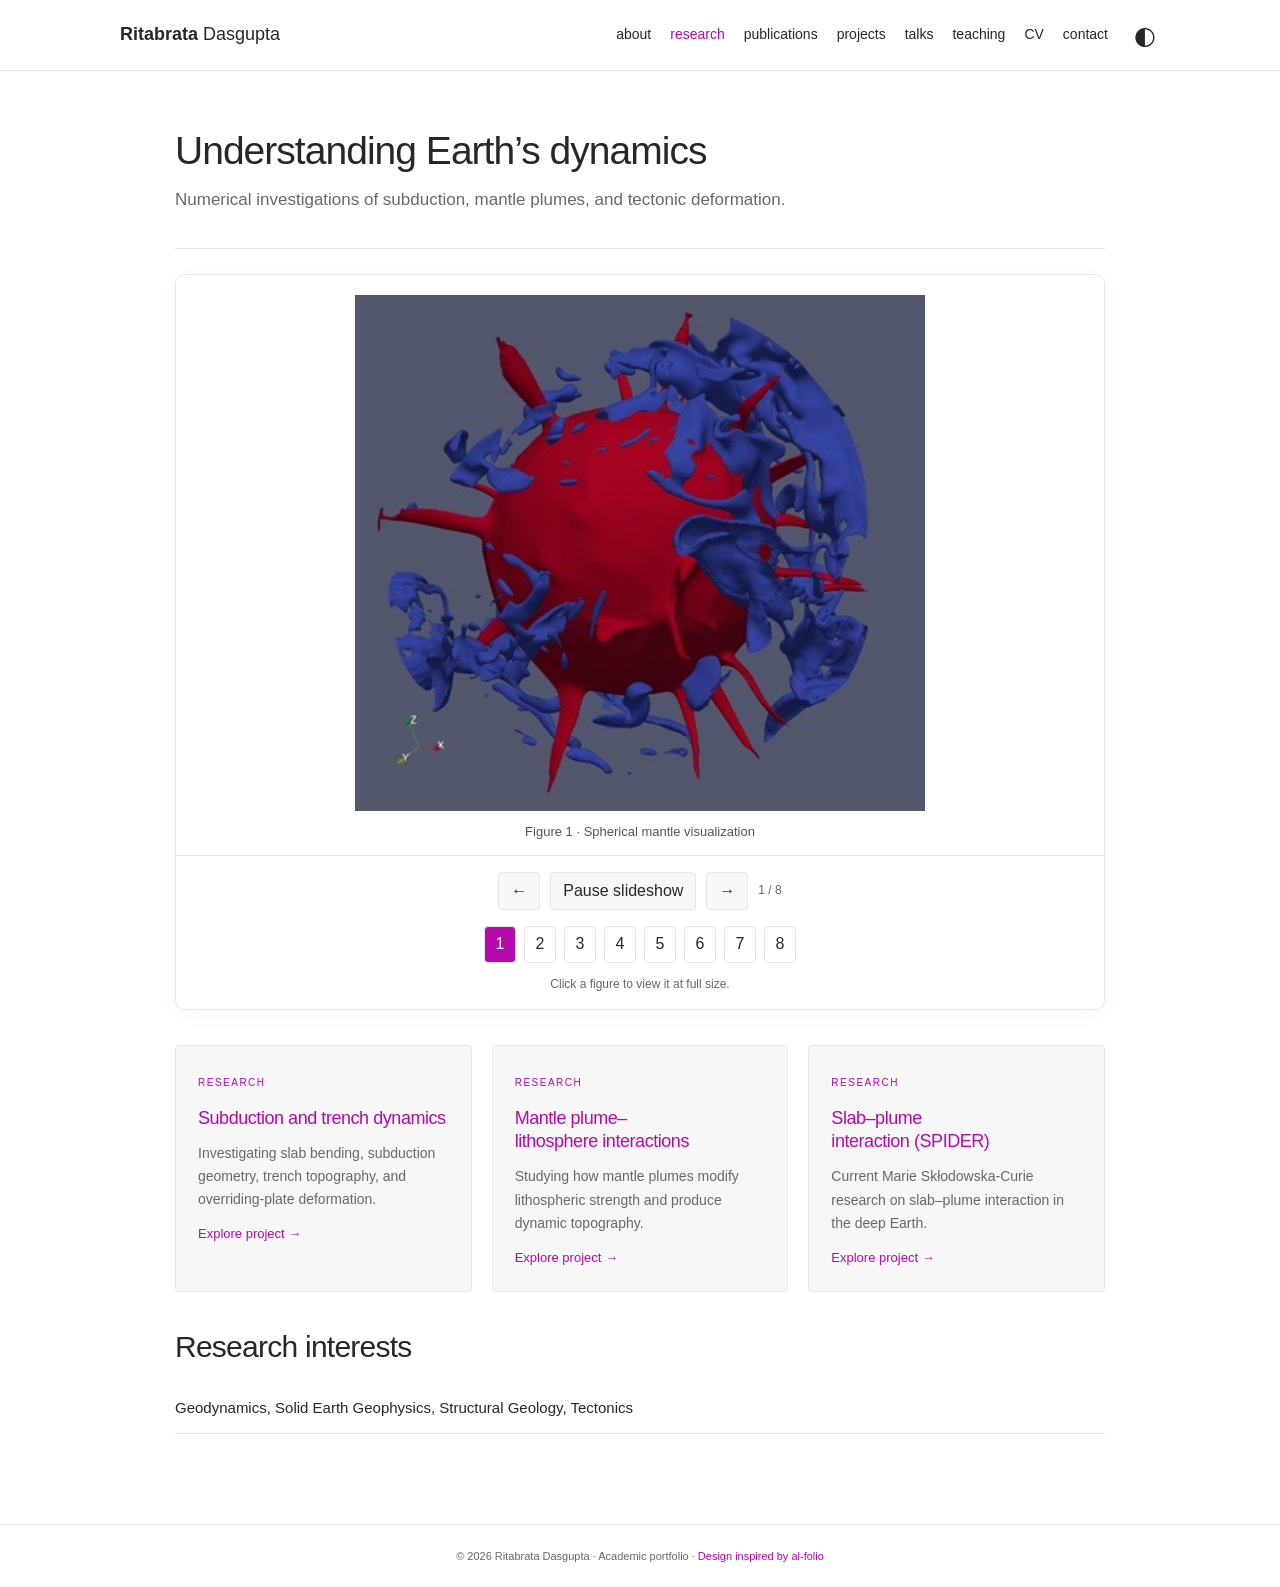
<file: research.html>
<!doctype html>
<html lang="en">
  <head>
    <meta charset="utf-8" />
    <meta name="viewport" content="width=device-width,initial-scale=1" />
    <meta
      name="description"
      content="Ritabrata Dasgupta — Geodynamics and Solid Earth Geophysics"
    />
    <title>Research | Ritabrata Dasgupta</title>
    <link rel="stylesheet" href="style.css?v=autofit-2" />
    <script>
      try {
        if (localStorage.getItem("rd-theme") === "dark")
          document.documentElement.dataset.theme = "dark";
      } catch (e) {}
    </script>
  </head>
  <body>
    <a href="#main" class="skip-link">Skip to content</a>
    <header>
      <div class="nav-wrap">
        <a class="brand" href="index.html"
          ><strong>Ritabrata</strong> Dasgupta</a
        ><button
          class="menu"
          aria-expanded="false"
          aria-controls="nav"
          aria-label="Toggle navigation"
        >
          ☰
        </button>
        <nav id="nav">
          <a href="index.html">about</a
          ><a href="research.html" aria-current="page" class="active"
            >research</a
          ><a href="publications.html">publications</a
          ><a href="projects.html">projects</a
          ><a href="presentations.html">talks</a
          ><a href="teaching.html">teaching</a><a href="cv.html">CV</a
          ><a href="contact.html">contact</a>
        </nav>
        <button
          id="theme-toggle"
          aria-label="Toggle dark mode"
          aria-pressed="false"
        >
          ◐
        </button>
      </div>
    </header>
    <main id="main">
      <section class="page-hero shell">
        <span class="eyebrow">RESEARCH</span>
        <h1>Understanding Earth’s dynamics</h1>
        <p class="lede">
          Numerical investigations of subduction, mantle plumes, and tectonic
          deformation.
        </p>
      </section>
      <section class="shell section">
        <section class="research-carousel" aria-roledescription="carousel" aria-label="Research figures"><div class="slide-stage"><figure class="research-slide" ><a href="research-1.jpg" target="_blank" rel="noopener" aria-label="Open figure 1 at full size"><img src="research-1.jpg" alt="Spherical mantle visualization" /></a><figcaption>Figure 1 · Spherical mantle visualization</figcaption></figure><figure class="research-slide" hidden><a href="research-2.jpg" target="_blank" rel="noopener" aria-label="Open figure 2 at full size"><img src="research-2.jpg" alt="Plume structures and threshold sensitivity" loading="lazy"/></a><figcaption>Figure 2 · Plume structures and threshold sensitivity</figcaption></figure><figure class="research-slide" hidden><a href="research-3.jpg" target="_blank" rel="noopener" aria-label="Open figure 3 at full size"><img src="research-3.jpg" alt="Ridge subduction and slab evolution" loading="lazy"/></a><figcaption>Figure 3 · Ridge subduction and slab evolution</figcaption></figure><figure class="research-slide" hidden><a href="research-4.jpg" target="_blank" rel="noopener" aria-label="Open figure 4 at full size"><img src="research-4.jpg" alt="Plume–lithosphere model cross-section" loading="lazy"/></a><figcaption>Figure 4 · Plume–lithosphere model cross-section</figcaption></figure><figure class="research-slide" hidden><a href="research-5.jpg" target="_blank" rel="noopener" aria-label="Open figure 5 at full size"><img src="research-5.jpg" alt="Plume model parameter comparison" loading="lazy"/></a><figcaption>Figure 5 · Plume model parameter comparison</figcaption></figure><figure class="research-slide" hidden><a href="research-6.jpg" target="_blank" rel="noopener" aria-label="Open figure 6 at full size"><img src="research-6.jpg" alt="Plume geometry and surface topography" loading="lazy"/></a><figcaption>Figure 6 · Plume geometry and surface topography</figcaption></figure><figure class="research-slide" hidden><a href="research-7.jpg" target="_blank" rel="noopener" aria-label="Open figure 7 at full size"><img src="research-7.jpg" alt="Stress patterns in double-subduction models" loading="lazy"/></a><figcaption>Figure 7 · Stress patterns in double-subduction models</figcaption></figure><figure class="research-slide" hidden><a href="research-8.jpg" target="_blank" rel="noopener" aria-label="Open figure 8 at full size"><img src="research-8.jpg" alt="Slab age and subduction evolution" loading="lazy"/></a><figcaption>Figure 8 · Slab age and subduction evolution</figcaption></figure></div><div class="carousel-controls"><button type="button" data-prev aria-label="Previous figure">←</button><button type="button" data-play>Pause slideshow</button><button type="button" data-next aria-label="Next figure">→</button><span class="slide-count">1 / 8</span></div><div class="slide-dots"><button type="button" data-slide="0" aria-label="Show figure 1" aria-pressed="true">1</button><button type="button" data-slide="1" aria-label="Show figure 2" aria-pressed="false">2</button><button type="button" data-slide="2" aria-label="Show figure 3" aria-pressed="false">3</button><button type="button" data-slide="3" aria-label="Show figure 4" aria-pressed="false">4</button><button type="button" data-slide="4" aria-label="Show figure 5" aria-pressed="false">5</button><button type="button" data-slide="5" aria-label="Show figure 6" aria-pressed="false">6</button><button type="button" data-slide="6" aria-label="Show figure 7" aria-pressed="false">7</button><button type="button" data-slide="7" aria-label="Show figure 8" aria-pressed="false">8</button></div><p class="gallery-note">Click a figure to view it at full size.</p></section>
        <div class="cards spaced">
          <article class="card" id="focus-1">
            <span class="eyebrow">RESEARCH</span>
            <h3><a href="subduction.html">Subduction and trench dynamics</a></h3>
            <p>
              Investigating slab bending, subduction geometry, trench
              topography, and overriding-plate deformation.
            </p>
          <p><a class="text-link" href="subduction.html">Explore project →</a></p></article>
          <article class="card" id="focus-2">
            <span class="eyebrow">RESEARCH</span>
            <h3><a href="plume-lithosphere.html">Mantle plume–lithosphere interactions</a></h3>
            <p>
              Studying how mantle plumes modify lithospheric strength and
              produce dynamic topography.
            </p>
          <p><a class="text-link" href="plume-lithosphere.html">Explore project →</a></p></article>
          <article class="card" id="focus-3">
            <span class="eyebrow">RESEARCH</span>
            <h3><a href="spider.html">Slab–plume interaction (SPIDER)</a></h3>
            <p>
              Current Marie Skłodowska-Curie research on slab–plume interaction
              in the deep Earth.
            </p>
          <p><a class="text-link" href="spider.html">Explore project →</a></p></article>
        </div>
        <h2>Research interests</h2>
        <div class="source-list">
          <p>
            Geodynamics, Solid Earth Geophysics, Structural Geology, Tectonics
          </p>
        </div>
      </section>
    </main>
    <footer>
      © 2026 Ritabrata Dasgupta · Academic portfolio ·
      <a href="https://github.com/alshedivat/al-folio"
        >Design inspired by al-folio</a
      >
    </footer>
    <button class="back-top" aria-label="Back to top" hidden>↑</button>
    <script src="script.js?v=autofit-2"></script>
  </body>
</html>
</file>
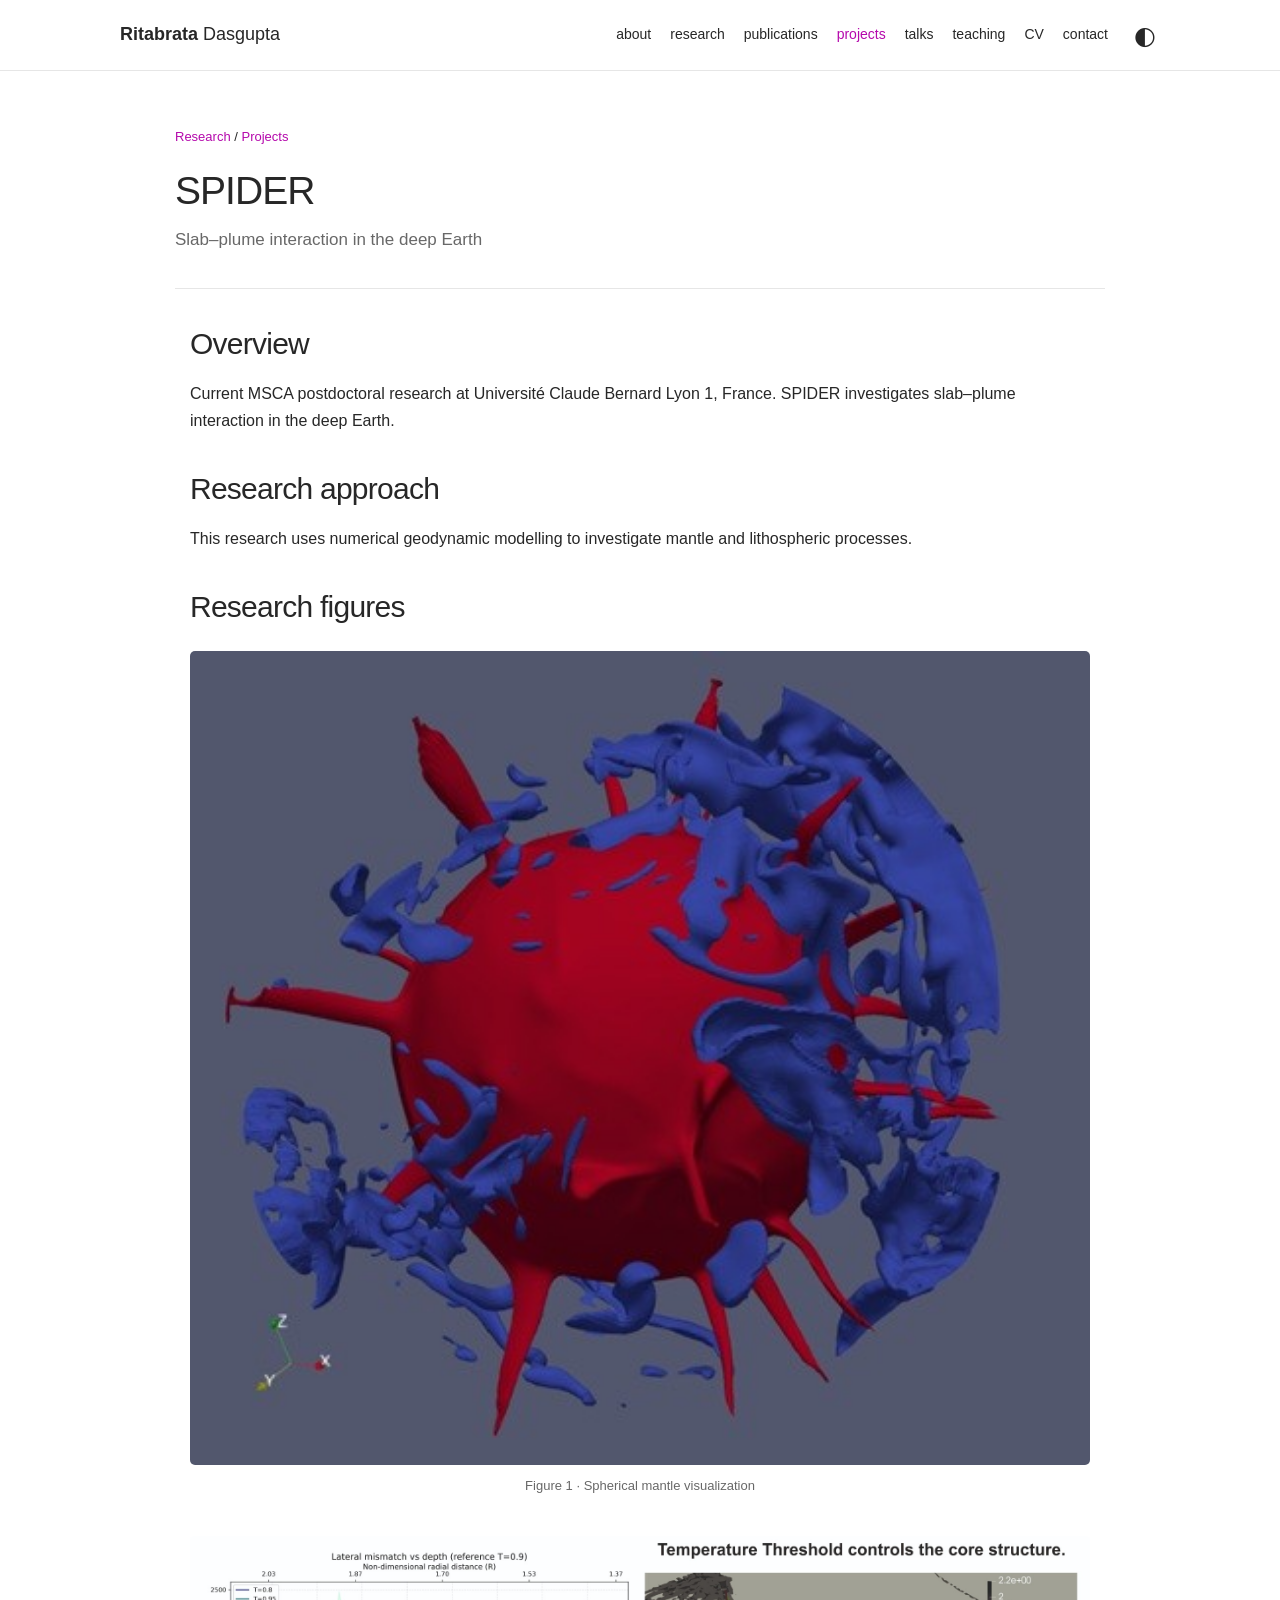
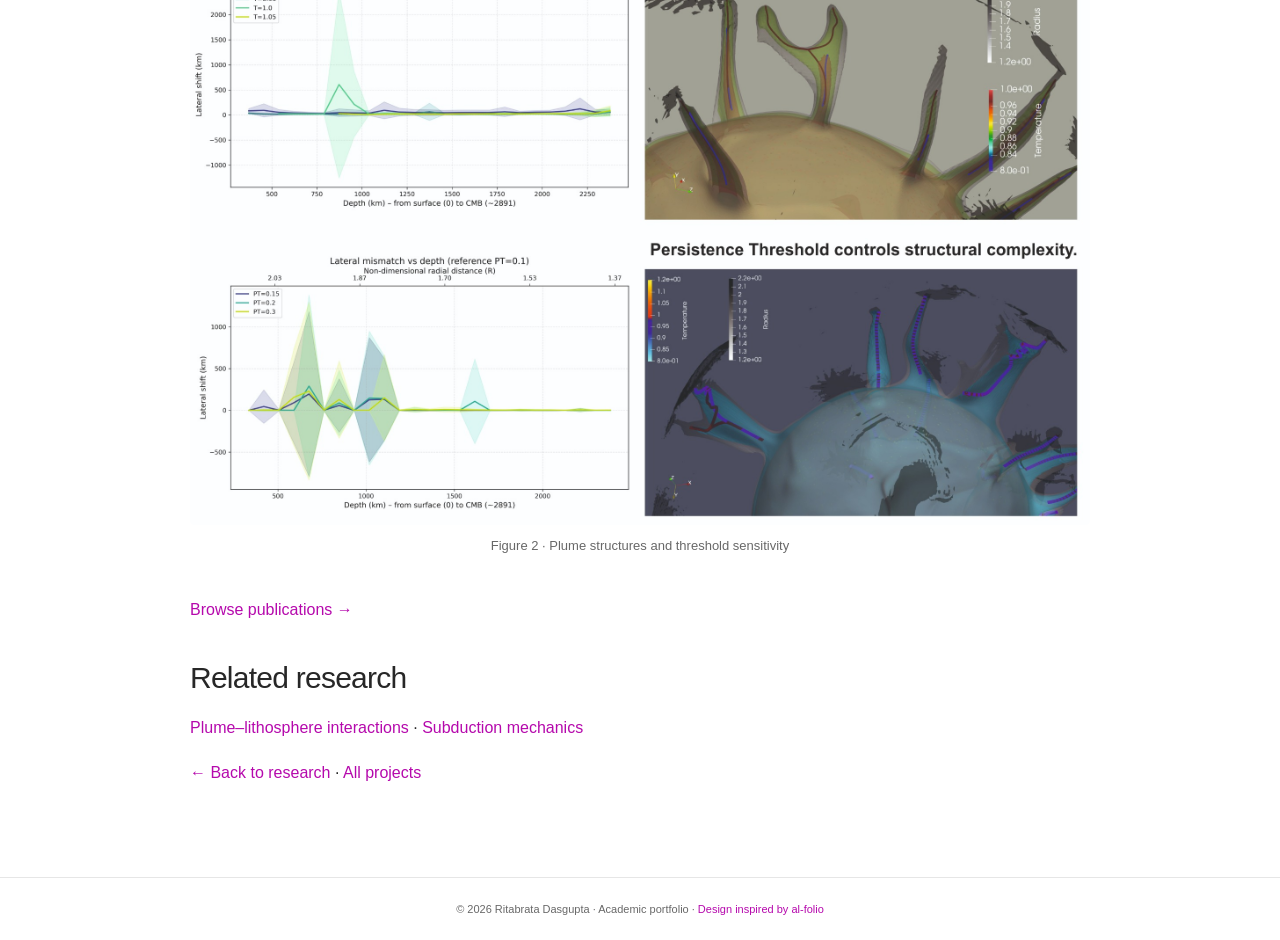
<file: spider.html>
<!doctype html>
<html lang="en">
  <head>
    <meta charset="utf-8" />
    <meta name="viewport" content="width=device-width,initial-scale=1" />
    <meta
      name="description"
      content="Ritabrata Dasgupta — Geodynamics and Solid Earth Geophysics"
    />
    <title>SPIDER | Ritabrata Dasgupta</title>
    <link rel="stylesheet" href="style.css?v=autofit-2" />
    <script>
      try {
        if (localStorage.getItem("rd-theme") === "dark")
          document.documentElement.dataset.theme = "dark";
      } catch (e) {}
    </script>
  </head>
  <body>
    <a href="#main" class="skip-link">Skip to content</a>
    <header>
      <div class="nav-wrap">
        <a class="brand" href="index.html"
          ><strong>Ritabrata</strong> Dasgupta</a
        ><button
          class="menu"
          aria-expanded="false"
          aria-controls="nav"
          aria-label="Toggle navigation"
        >
          ☰
        </button>
        <nav id="nav">
          <a href="index.html">about</a><a href="research.html">research</a
          ><a href="publications.html">publications</a
          ><a href="projects.html" aria-current="page" class="active"
            >projects</a
          ><a href="presentations.html">talks</a
          ><a href="teaching.html">teaching</a><a href="cv.html">CV</a
          ><a href="contact.html">contact</a>
        </nav>
        <button
          id="theme-toggle"
          aria-label="Toggle dark mode"
          aria-pressed="false"
        >
          ◐
        </button>
      </div>
    </header>
    <main id="main"><p class="breadcrumbs"><a href="research.html">Research</a> / <a href="projects.html">Projects</a></p><section class="page-hero"><h1>SPIDER</h1><p class="lede">Slab–plume interaction in the deep Earth</p></section><article class="project-content"><h2>Overview</h2><!-- EDIT OVERVIEW: replace the paragraph below with your project description. --><p>Current MSCA postdoctoral research at Université Claude Bernard Lyon 1, France. SPIDER investigates slab–plume interaction in the deep Earth.</p><h2>Research approach</h2><!-- EDIT METHODS: add model setup, equations, datasets, and methods here. --><p>This research uses numerical geodynamic modelling to investigate mantle and lithospheric processes.</p><!-- ADD RESULTS: insert <h2>Key findings</h2> and your results here. --><h2>Research figures</h2><figure class="project-figure"><a href="research-1.jpg" target="_blank" rel="noopener"><img src="research-1.jpg" alt="Spherical mantle visualization" loading="lazy"/></a><figcaption>Figure 1 · Spherical mantle visualization</figcaption></figure><figure class="project-figure"><a href="research-2.jpg" target="_blank" rel="noopener"><img src="research-2.jpg" alt="Plume structures and threshold sensitivity" loading="lazy"/></a><figcaption>Figure 2 · Plume structures and threshold sensitivity</figcaption></figure><!-- ADD PUBLICATIONS: insert specific DOI links and paper titles here. --><p><a href="publications.html">Browse publications →</a></p><h2>Related research</h2><p><a href="plume-lithosphere.html">Plume–lithosphere interactions</a> · <a href="subduction.html">Subduction mechanics</a></p><p><a href="research.html">← Back to research</a> · <a href="projects.html">All projects</a></p></article></main>
    <footer>
      © 2026 Ritabrata Dasgupta · Academic portfolio ·
      <a href="https://github.com/alshedivat/al-folio"
        >Design inspired by al-folio</a
      >
    </footer>
    <button class="back-top" aria-label="Back to top" hidden>↑</button>
    <script src="script.js?v=autofit-2"></script>
  </body>
</html>
</file>
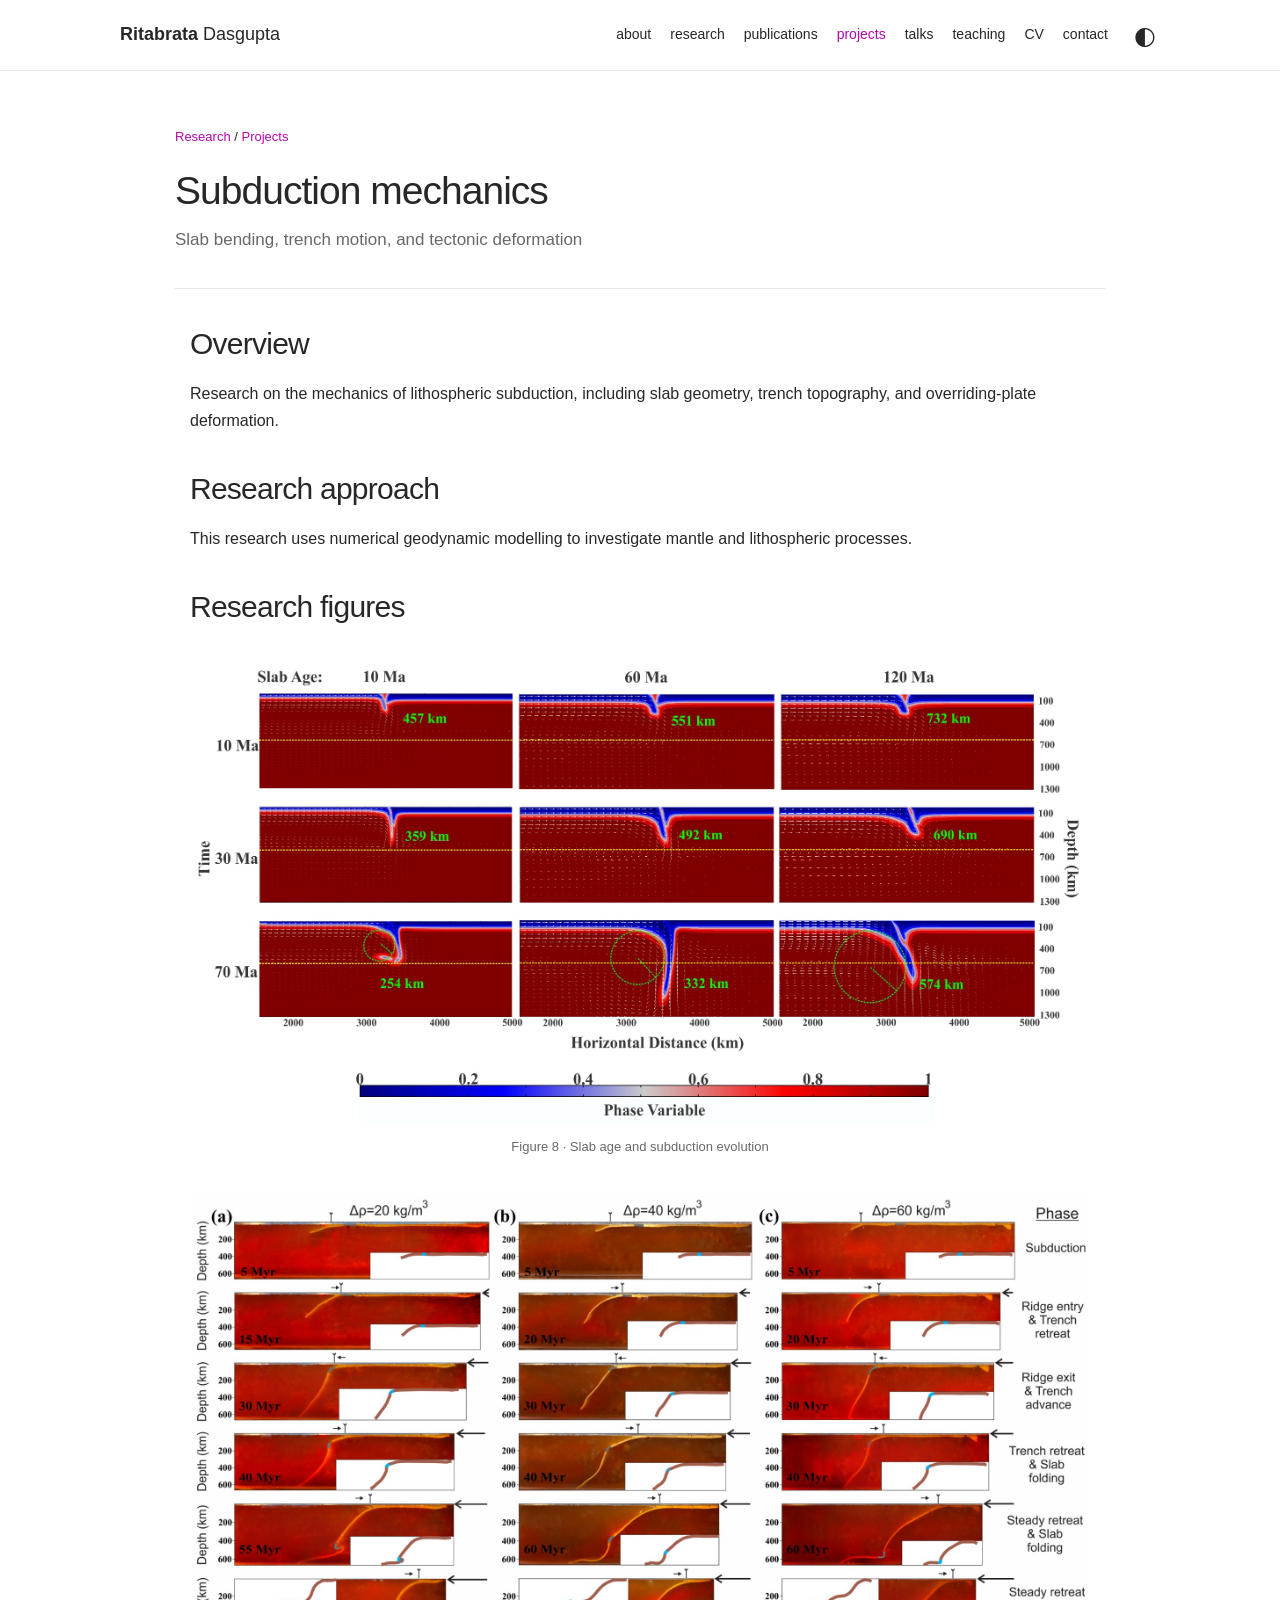
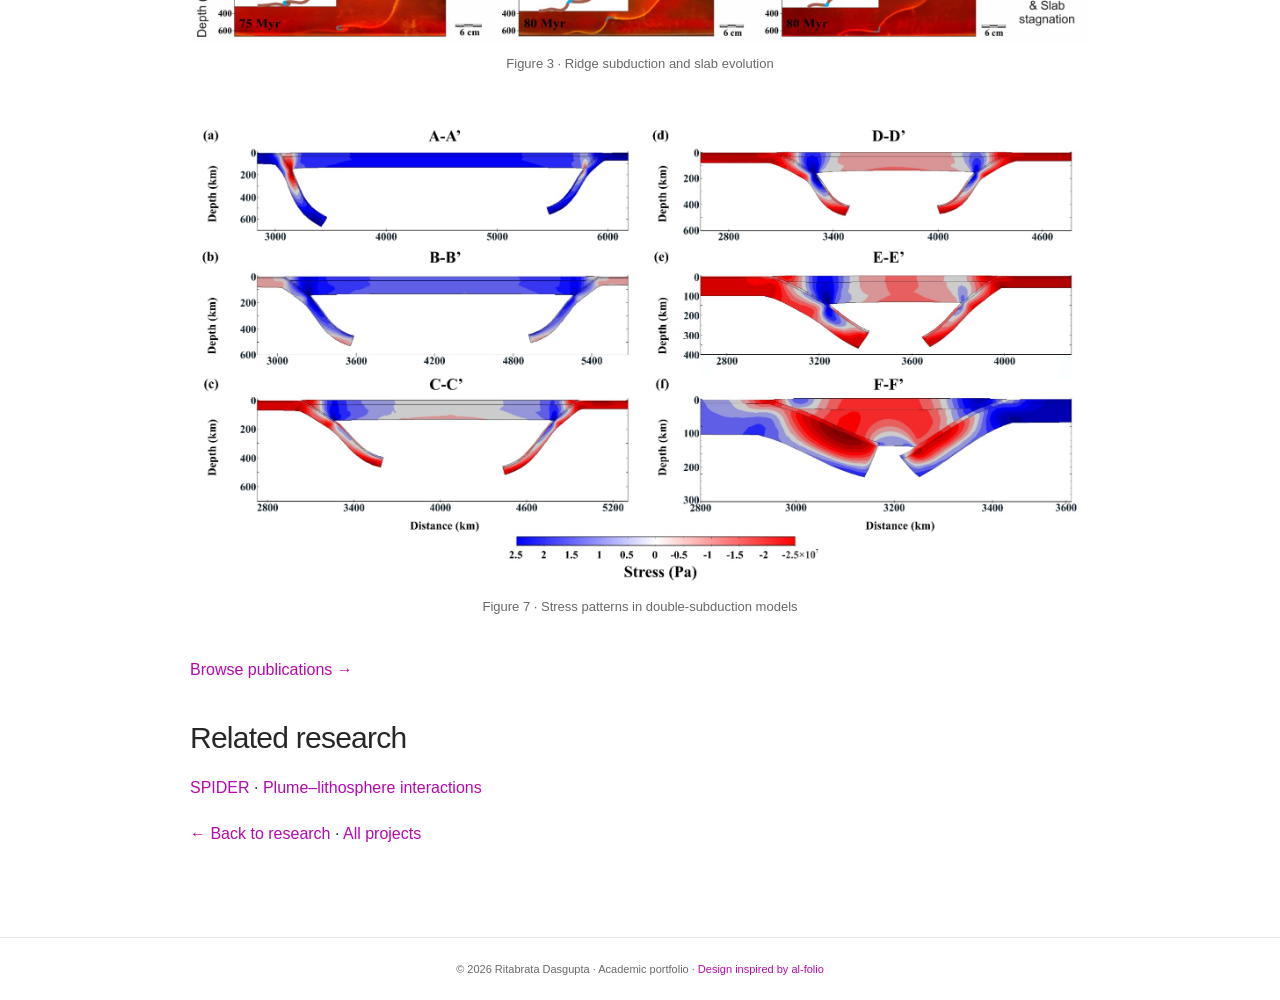
<file: subduction.html>
<!doctype html>
<html lang="en">
  <head>
    <meta charset="utf-8" />
    <meta name="viewport" content="width=device-width,initial-scale=1" />
    <meta
      name="description"
      content="Ritabrata Dasgupta — Geodynamics and Solid Earth Geophysics"
    />
    <title>Subduction mechanics | Ritabrata Dasgupta</title>
    <link rel="stylesheet" href="style.css?v=autofit-2" />
    <script>
      try {
        if (localStorage.getItem("rd-theme") === "dark")
          document.documentElement.dataset.theme = "dark";
      } catch (e) {}
    </script>
  </head>
  <body>
    <a href="#main" class="skip-link">Skip to content</a>
    <header>
      <div class="nav-wrap">
        <a class="brand" href="index.html"
          ><strong>Ritabrata</strong> Dasgupta</a
        ><button
          class="menu"
          aria-expanded="false"
          aria-controls="nav"
          aria-label="Toggle navigation"
        >
          ☰
        </button>
        <nav id="nav">
          <a href="index.html">about</a><a href="research.html">research</a
          ><a href="publications.html">publications</a
          ><a href="projects.html" aria-current="page" class="active"
            >projects</a
          ><a href="presentations.html">talks</a
          ><a href="teaching.html">teaching</a><a href="cv.html">CV</a
          ><a href="contact.html">contact</a>
        </nav>
        <button
          id="theme-toggle"
          aria-label="Toggle dark mode"
          aria-pressed="false"
        >
          ◐
        </button>
      </div>
    </header>
    <main id="main"><p class="breadcrumbs"><a href="research.html">Research</a> / <a href="projects.html">Projects</a></p><section class="page-hero"><h1>Subduction mechanics</h1><p class="lede">Slab bending, trench motion, and tectonic deformation</p></section><article class="project-content"><h2>Overview</h2><!-- EDIT OVERVIEW: replace the paragraph below with your project description. --><p>Research on the mechanics of lithospheric subduction, including slab geometry, trench topography, and overriding-plate deformation.</p><h2>Research approach</h2><!-- EDIT METHODS: add model setup, equations, datasets, and methods here. --><p>This research uses numerical geodynamic modelling to investigate mantle and lithospheric processes.</p><!-- ADD RESULTS: insert <h2>Key findings</h2> and your results here. --><h2>Research figures</h2><figure class="project-figure"><a href="research-8.jpg" target="_blank" rel="noopener"><img src="research-8.jpg" alt="Slab age and subduction evolution" loading="lazy"/></a><figcaption>Figure 8 · Slab age and subduction evolution</figcaption></figure><figure class="project-figure"><a href="research-3.jpg" target="_blank" rel="noopener"><img src="research-3.jpg" alt="Ridge subduction and slab evolution" loading="lazy"/></a><figcaption>Figure 3 · Ridge subduction and slab evolution</figcaption></figure><figure class="project-figure"><a href="research-7.jpg" target="_blank" rel="noopener"><img src="research-7.jpg" alt="Stress patterns in double-subduction models" loading="lazy"/></a><figcaption>Figure 7 · Stress patterns in double-subduction models</figcaption></figure><!-- ADD PUBLICATIONS: insert specific DOI links and paper titles here. --><p><a href="publications.html">Browse publications →</a></p><h2>Related research</h2><p><a href="spider.html">SPIDER</a> · <a href="plume-lithosphere.html">Plume–lithosphere interactions</a></p><p><a href="research.html">← Back to research</a> · <a href="projects.html">All projects</a></p></article></main>
    <footer>
      © 2026 Ritabrata Dasgupta · Academic portfolio ·
      <a href="https://github.com/alshedivat/al-folio"
        >Design inspired by al-folio</a
      >
    </footer>
    <button class="back-top" aria-label="Back to top" hidden>↑</button>
    <script src="script.js?v=autofit-2"></script>
  </body>
</html>
</file>
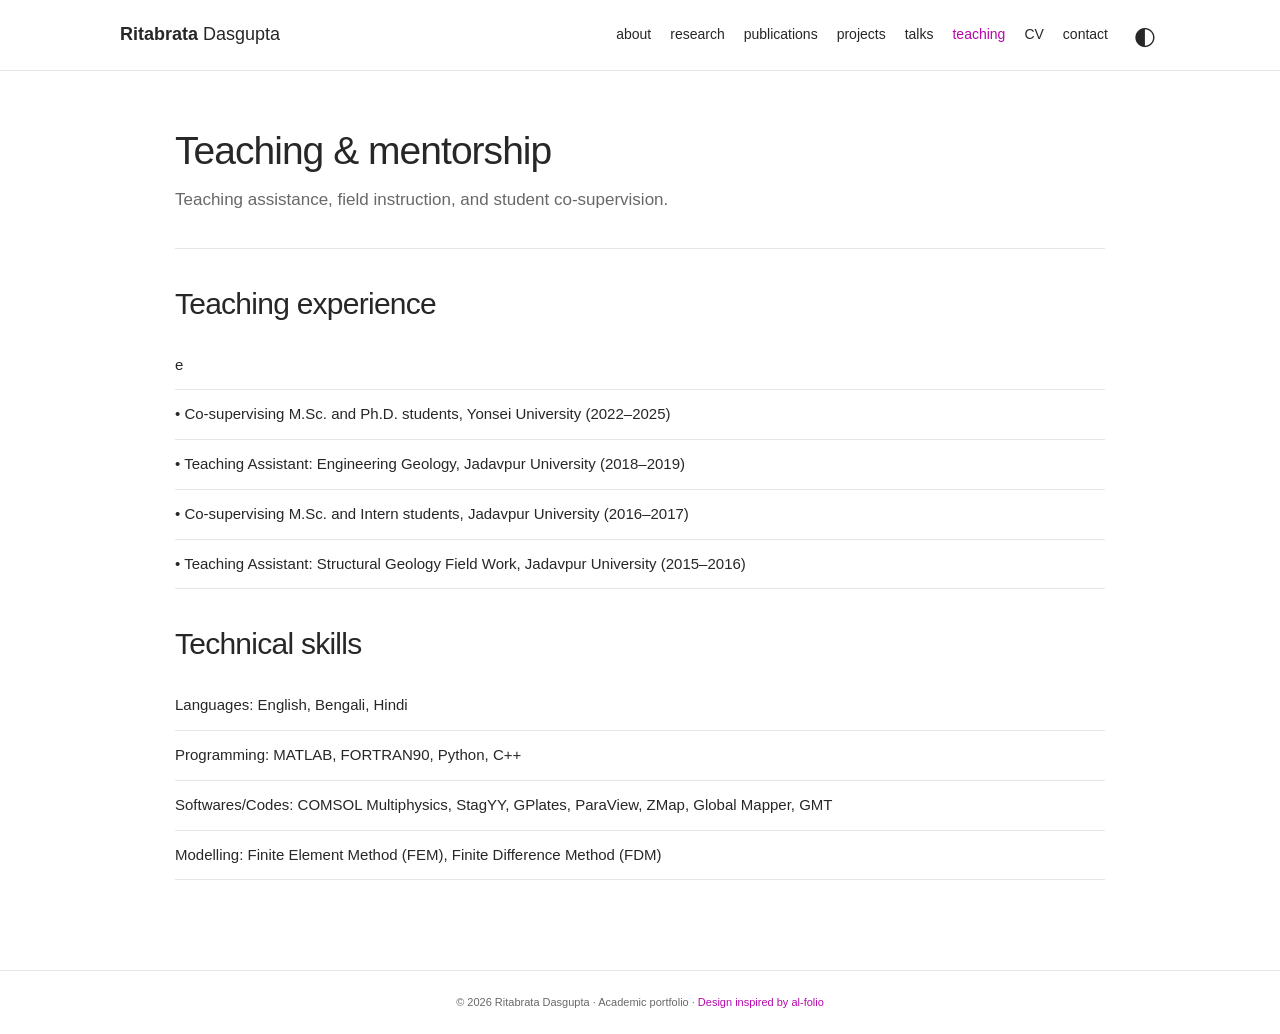
<file: teaching.html>
<!doctype html>
<html lang="en">
  <head>
    <meta charset="utf-8" />
    <meta name="viewport" content="width=device-width,initial-scale=1" />
    <meta
      name="description"
      content="Ritabrata Dasgupta — Geodynamics and Solid Earth Geophysics"
    />
    <title>Teaching | Ritabrata Dasgupta</title>
    <link rel="stylesheet" href="style.css?v=autofit-2" />
    <script>
      try {
        if (localStorage.getItem("rd-theme") === "dark")
          document.documentElement.dataset.theme = "dark";
      } catch (e) {}
    </script>
  </head>
  <body>
    <a href="#main" class="skip-link">Skip to content</a>
    <header>
      <div class="nav-wrap">
        <a class="brand" href="index.html"
          ><strong>Ritabrata</strong> Dasgupta</a
        ><button
          class="menu"
          aria-expanded="false"
          aria-controls="nav"
          aria-label="Toggle navigation"
        >
          ☰
        </button>
        <nav id="nav">
          <a href="index.html">about</a><a href="research.html">research</a
          ><a href="publications.html">publications</a
          ><a href="projects.html">projects</a
          ><a href="presentations.html">talks</a
          ><a href="teaching.html" aria-current="page" class="active"
            >teaching</a
          ><a href="cv.html">CV</a><a href="contact.html">contact</a>
        </nav>
        <button
          id="theme-toggle"
          aria-label="Toggle dark mode"
          aria-pressed="false"
        >
          ◐
        </button>
      </div>
    </header>
    <main id="main">
      <section class="page-hero shell">
        <span class="eyebrow">TEACHING</span>
        <h1>Teaching & mentorship</h1>
        <p class="lede">
          Teaching assistance, field instruction, and student co-supervision.
        </p>
      </section>
      <section class="shell section">
        <h2>Teaching experience</h2>
        <div class="source-list">
          <p>e</p>
          <p>
            • Co-supervising M.Sc. and Ph.D. students, Yonsei University
            (2022–2025)
          </p>
          <p>
            • Teaching Assistant: Engineering Geology, Jadavpur University
            (2018–2019)
          </p>
          <p>
            • Co-supervising M.Sc. and Intern students, Jadavpur University
            (2016–2017)
          </p>
          <p>
            • Teaching Assistant: Structural Geology Field Work, Jadavpur
            University (2015–2016)
          </p>
        </div>
        <h2>Technical skills</h2>
        <div class="source-list">
          <p>Languages: English, Bengali, Hindi</p>
          <p>Programming: MATLAB, FORTRAN90, Python, C++</p>
          <p>
            Softwares/Codes: COMSOL Multiphysics, StagYY, GPlates, ParaView,
            ZMap, Global Mapper, GMT
          </p>
          <p>
            Modelling: Finite Element Method (FEM), Finite Difference Method
            (FDM)
          </p>
        </div>
      </section>
    </main>
    <footer>
      © 2026 Ritabrata Dasgupta · Academic portfolio ·
      <a href="https://github.com/alshedivat/al-folio"
        >Design inspired by al-folio</a
      >
    </footer>
    <button class="back-top" aria-label="Back to top" hidden>↑</button>
    <script src="script.js?v=autofit-2"></script>
  </body>
</html>
</file>
<file: style.css>
:root {
  --bg: #fff;
  --ink: #272727;
  --muted: #686868;
  --accent: #b509ac;
  --line: #e6e6e6;
  --card: #f7f7f7;
  --nav: #ffffffed;
}
html[data-theme="dark"] {
  --bg: #1c1c1d;
  --ink: #e5e5e5;
  --muted: #aaa;
  --accent: #ec80df;
  --line: #3a3a3b;
  --card: #262627;
  --nav: #1c1c1ded;
}
* {
  box-sizing: border-box;
}
html {
  scroll-behavior: smooth;
  scroll-padding-top: 105px;
}
body {
  margin: 0;
  background: var(--bg);
  color: var(--ink);
  font-family: Roboto, "Helvetica Neue", Arial, sans-serif;
  font-size: 16px;
  font-weight: 300;
  line-height: 1.65;
}
a {
  color: var(--accent);
  text-decoration: none;
  overflow-wrap: anywhere;
}
a:hover {
  text-decoration: underline;
}
header {
  position: sticky;
  top: 0;
  z-index: 30;
  border-bottom: 1px solid var(--line);
  background: var(--nav);
  backdrop-filter: blur(12px);
}
.nav-wrap {
  width: min(1040px, calc(100% - 48px));
  margin: auto;
  min-height: 70px;
  display: flex;
  align-items: center;
  gap: 22px;
}
.brand {
  color: var(--ink);
  font-size: 18px;
  white-space: nowrap;
  font-weight: 300;
}
.brand strong {
  font-weight: 700;
}
nav {
  display: flex;
  gap: 19px;
  margin-left: auto;
  align-items: center;
}
nav a {
  color: var(--ink);
  font-size: 14px;
}
nav a.active {
  color: var(--accent);
}
button {
  font: inherit;
  color: var(--ink);
  background: none;
  cursor: pointer;
}
.menu {
  display: none;
  border: 1px solid var(--line);
  border-radius: 4px;
}
#theme-toggle {
  border: 0;
  font-size: 25px;
  padding: 4px;
  line-height: 1.3;
}
main {
  width: min(930px, calc(100% - 48px));
  margin: 55px auto 90px;
  min-height: 65vh;
}
h1,
h2,
h3 {
  line-height: 1.3;
  font-weight: 300;
  letter-spacing: -0.025em;
  text-wrap: balance;
}
h1 {
  font-size: 44px;
  margin: 0 0 9px;
}
h1 strong {
  font-weight: 700;
}
h2 {
  font-size: 30px;
  margin: 35px 0 18px;
}
h3 {
  font-size: 20px;
  font-weight: 500;
  margin: 12px 0;
}
p {
  margin: 0 0 19px;
}
.subtitle {
  color: var(--accent);
  font-size: 18px;
  margin-bottom: 28px;
}
.bio-layout {
  display: grid;
  grid-template-columns: minmax(0, 1fr) 235px;
  gap: 38px;
}
.bio p {
  margin-bottom: 23px;
}
.profile p {
  font:
    13px/1.65 ui-monospace,
    monospace;
  margin-top: 17px;
}
.initials {
  height: 235px;
  display: grid;
  place-items: center;
  background: var(--card);
  border: 1px solid var(--line);
  border-radius: 5px;
  box-shadow: 0 3px 12px #00000014;
  color: var(--accent);
  font-size: 66px;
  letter-spacing: 5px;
  font-weight: 300;
}
.socials {
  display: flex;
  gap: 25px;
  margin-top: 24px;
  font-size: 18px;
}
.focus-links {
  display: flex;
  flex-wrap: wrap;
  gap: 12px 30px;
}
.journey p {
  display: grid;
  grid-template-columns: 135px 1fr;
  gap: 20px;
  margin: 0;
  padding: 13px 0;
  border-bottom: 1px solid var(--line);
}
.journey strong {
  font-size: 14px;
  font-weight: 600;
}
.publication {
  padding: 22px 0;
  border-bottom: 1px solid var(--line);
}
.publication span {
  font-size: 12px;
  color: var(--muted);
  letter-spacing: 0.6px;
}
.publication h3 {
  font-size: 19px;
  line-height: 1.5;
  margin: 9px 0;
}
.publication p {
  font-size: 14px;
  color: var(--muted);
  margin: 9px 0;
}
.publication strong {
  color: var(--ink);
}
.text-link {
  font-size: 13px;
}
.page-hero {
  padding-bottom: 15px;
  border-bottom: 1px solid var(--line);
  margin-bottom: 25px;
}
.page-hero .eyebrow {
  display: none;
}
.page-hero h1 {
  font-size: 39px;
}
.lede {
  font-size: 17px;
  color: var(--muted);
}
.cards {
  display: grid;
  grid-template-columns: repeat(3, minmax(0, 1fr));
  gap: 20px;
  margin: 30px 0;
}
.card {
  border: 1px solid var(--line);
  padding: 22px;
  border-radius: 4px;
  background: var(--card);
  min-width: 0;
}
.card p {
  font-size: 14px;
  color: var(--muted);
  margin: 0;
}
.card h3 {
  font-size: 18px;
}
.eyebrow {
  font-size: 10px;
  color: var(--accent);
  letter-spacing: 1.5px;
}
.earth-art {
  background: #08253f;
  border-radius: 4px;
  overflow: hidden;
  position: relative;
}
.earth-art svg {
  display: block;
  width: 100%;
  height: auto;
}
.art-label {
  position: absolute;
  top: 12px;
  left: 15px;
  font-size: 8px;
  letter-spacing: 1px;
  color: #cee5ee;
}
.art-caption {
  display: flex;
  flex-wrap: wrap;
  gap: 8px 20px;
  color: #c6dce5;
  padding: 12px 17px;
  font-size: 10px;
}
.art-caption span:last-child {
  width: 100%;
}
.art-caption i {
  display: inline-block;
  width: 7px;
  height: 7px;
  border-radius: 50%;
  margin-right: 5px;
}
.cold {
  background: #4ed4e5;
}
.hot {
  background: #ff9f69;
}
.source-list p {
  border-bottom: 1px solid var(--line);
  padding: 12px 0;
  margin: 0;
  font-size: 15px;
}
.source-list {
  margin-bottom: 32px;
}
.cvbox {
  border: 1px solid var(--line);
  padding: 24px;
  display: flex;
  align-items: center;
  justify-content: space-between;
  gap: 24px;
}
.btn {
  display: inline-block;
  border: 1px solid var(--accent);
  border-radius: 4px;
  color: var(--accent);
  padding: 8px 15px;
  font-size: 14px;
}
.btn:hover {
  background: var(--accent);
  color: var(--bg);
  text-decoration: none;
}
.pdf {
  width: 100%;
  height: 800px;
  border: 1px solid var(--line);
  margin-top: 24px;
  background: white;
}
.publication-tools {
  display: grid;
  grid-template-columns: 1fr 180px;
  gap: 20px;
  margin: 22px 0;
}
.publication-tools label {
  display: block;
  font-size: 12px;
  margin-bottom: 6px;
}
.publication-tools input,
.publication-tools select {
  width: 100%;
  font: inherit;
  font-size: 14px;
  color: var(--ink);
  border: 1px solid var(--line);
  padding: 10px;
  background: var(--card);
  border-radius: 4px;
}
#pub-status {
  font-size: 12px;
  color: var(--muted);
}
footer {
  border-top: 1px solid var(--line);
  font-size: 11px;
  text-align: center;
  color: var(--muted);
  padding: 22px 24px;
}
.skip-link {
  position: fixed;
  top: -70px;
  left: 15px;
  z-index: 100;
  background: var(--bg);
  padding: 10px;
}
.skip-link:focus {
  top: 10px;
}
:focus-visible {
  outline: 3px solid var(--accent);
  outline-offset: 4px;
}
.back-top {
  position: fixed;
  bottom: 20px;
  right: 20px;
  border: 1px solid var(--line);
  border-radius: 50%;
  background: var(--bg);
  width: 42px;
  height: 42px;
  box-shadow: 0 3px 12px #0001;
}
[hidden] {
  display: none !important;
}
@media (max-width: 1050px) {
  .nav-wrap {
    flex-wrap: wrap;
    padding: 14px 0;
    gap: 12px;
  }
  .brand {
    flex: 1;
  }
  nav {
    order: 3;
    width: 100%;
    justify-content: center;
    margin: 0;
    gap: 21px;
  }
}
@media (max-width: 700px) {
  main {
    width: calc(100% - 36px);
    margin-top: 34px;
  }
  .nav-wrap {
    width: calc(100% - 36px);
  }
  .menu {
    display: block;
  }
  nav {
    display: none;
  }
  nav.open {
    display: grid;
    grid-template-columns: repeat(4, 1fr);
    gap: 12px;
  }
  nav a {
    font-size: 13px;
  }
  .brand {
    font-size: 16px;
  }
  .bio-layout {
    grid-template-columns: 1fr;
  }
  .profile {
    display: flex;
    gap: 18px;
    align-items: center;
  }
  .initials {
    height: 110px;
    width: 110px;
    flex-shrink: 0;
    font-size: 37px;
  }
  .profile p {
    font-size: 11px;
    margin: 0;
  }
  h1 {
    font-size: 36px;
  }
  h2 {
    font-size: 28px;
  }
  .cards {
    grid-template-columns: 1fr;
  }
  .journey p {
    grid-template-columns: 110px 1fr;
    gap: 10px;
    font-size: 14px;
  }
  .publication-tools {
    grid-template-columns: 1fr;
  }
  .cvbox {
    flex-direction: column;
    align-items: start;
  }
  .pdf {
    height: 550px;
  }
  .socials {
    font-size: 16px;
  }
  .focus-links {
    flex-direction: column;
    gap: 10px;
  }
}
@media (prefers-reduced-motion: reduce) {
  html {
    scroll-behavior: auto;
  }
}

.profile-photo{display:block;width:100%;height:auto;border-radius:5px;box-shadow:0 3px 12px #0002}.research-figure{margin:0 0 30px;text-align:center}.research-figure img{display:block;width:min(100%,580px);height:auto;margin:auto;border-radius:5px}.research-figure figcaption{font-size:13px;color:var(--muted);margin-top:12px}@media(max-width:700px){.profile-photo{width:130px;flex-shrink:0}.profile{align-items:center}}

.research-carousel{margin:0 0 35px;border:1px solid var(--line);border-radius:5px;overflow:hidden}.slide-stage{height:470px;background:var(--card)}.research-slide{height:100%;margin:0;padding:15px;display:flex;flex-direction:column;gap:10px}.research-slide>a{display:flex;flex:1;min-height:0;align-items:center;justify-content:center}.research-slide img{display:block;width:100%;height:100%;object-fit:contain;background:#fff}.research-slide figcaption{font-size:13px;text-align:center;color:var(--muted)}.carousel-controls,.slide-dots{display:flex;justify-content:center;gap:10px;align-items:center;flex-wrap:wrap;padding:12px}.carousel-controls button,.slide-dots button{border:1px solid var(--line);border-radius:4px;padding:5px 12px}.slide-dots button[aria-pressed=true]{background:var(--accent);color:var(--bg)}.slide-count,.gallery-note{font-size:12px;color:var(--muted)}.gallery-note{text-align:center;margin:0 0 15px}.project-card{padding:0;overflow:hidden}.project-card h3,.project-card>p{padding:0 20px}.project-card>p{margin:15px 0 20px}.project-cover{display:block;width:100%;height:185px;object-fit:contain;background:#fff;border-bottom:1px solid var(--line)}.project-figure{margin:25px 0 40px}.project-figure img{display:block;width:100%;max-height:650px;object-fit:contain;background:#fff}.project-figure figcaption{font-size:13px;text-align:center;color:var(--muted);margin-top:10px}.breadcrumbs{font-size:13px}.project-content{max-width:900px;margin:auto}.card .text-link{display:inline-block;margin-top:12px}@media(max-width:700px){.slide-stage{height:320px}.research-slide{padding:8px}.research-slide figcaption{font-size:11px}.project-cover{height:220px}}

.research-slide[hidden]{display:none!important}

/* A stable responsive frame keeps scientific panels complete and centred. */
.research-carousel{background:var(--bg);border-radius:10px;box-shadow:0 5px 25px #00000008}
.slide-stage{height:auto;aspect-ratio:16/10;background:#fff;overflow:hidden}
.research-slide{padding:20px 24px 12px;gap:12px;height:100%;overflow:hidden}
.research-slide>a{width:100%;flex:1;min-height:0;overflow:hidden;background:#fff}
.research-slide img{display:block;width:100%;height:100%;max-width:100%;max-height:100%;object-fit:contain;object-position:center}
.research-slide:first-child img{max-width:580px}
.research-slide figcaption{flex:0 0 auto;line-height:1.4;min-height:20px;color:#555;font-size:13px}
.carousel-controls{border-top:1px solid var(--line);padding:16px 12px 8px}
.carousel-controls button{min-height:36px;background:var(--card)}
.slide-dots{padding:8px 12px 12px;gap:8px}.slide-dots button{min-width:32px;padding:4px 8px}
.slide-visible img{animation:figure-appear .45s ease-out}
@keyframes figure-appear{from{opacity:.25}to{opacity:1}}
.project-cover{height:auto;aspect-ratio:16/10;padding:8px;object-fit:contain}
.project-figure img{height:auto;max-height:none;object-fit:contain;border-radius:5px}
@media(max-width:700px){.slide-stage{aspect-ratio:4/3}.research-slide{padding:10px 10px 8px;gap:8px}.research-slide figcaption{font-size:11px}.project-cover{height:auto}.slide-dots{gap:6px}.slide-dots button{min-width:28px;padding:3px 6px}}
@media(prefers-reduced-motion:reduce){.slide-visible img{animation:none}}
</file>
